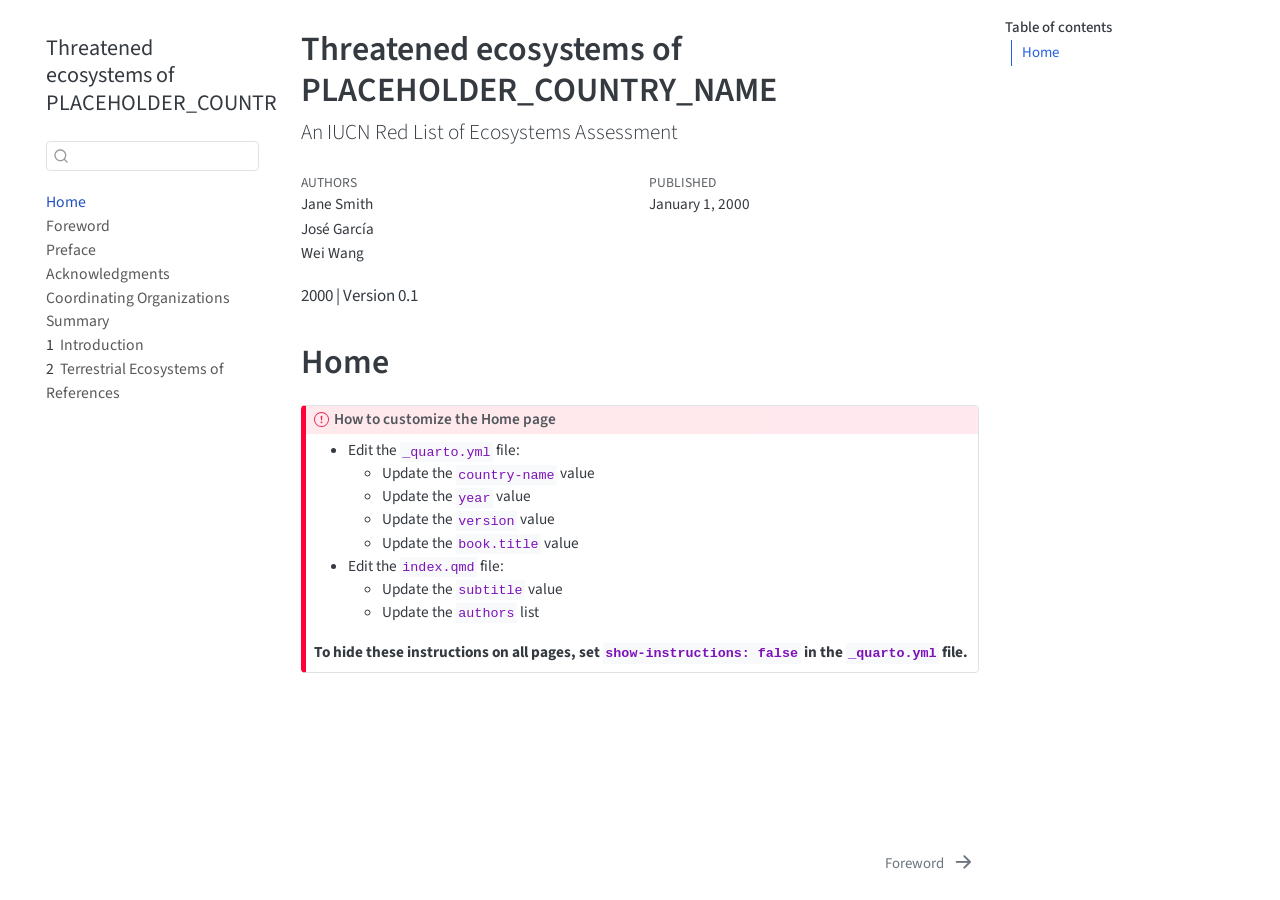
<file: index.html>
<!DOCTYPE html>
<html xmlns="http://www.w3.org/1999/xhtml" lang="en" xml:lang="en"><head>

<meta charset="utf-8">
<meta name="generator" content="quarto-1.5.56">

<meta name="viewport" content="width=device-width, initial-scale=1.0, user-scalable=yes">

<meta name="dcterms.date" content="2000-01-01">

<title>Threatened ecosystems of PLACEHOLDER_COUNTRY_NAME</title>
<style>
code{white-space: pre-wrap;}
span.smallcaps{font-variant: small-caps;}
div.columns{display: flex; gap: min(4vw, 1.5em);}
div.column{flex: auto; overflow-x: auto;}
div.hanging-indent{margin-left: 1.5em; text-indent: -1.5em;}
ul.task-list{list-style: none;}
ul.task-list li input[type="checkbox"] {
  width: 0.8em;
  margin: 0 0.8em 0.2em -1em; /* quarto-specific, see https://github.com/quarto-dev/quarto-cli/issues/4556 */ 
  vertical-align: middle;
}
</style>


<script src="site_libs/quarto-nav/quarto-nav.js"></script>
<script src="site_libs/quarto-nav/headroom.min.js"></script>
<script src="site_libs/clipboard/clipboard.min.js"></script>
<script src="site_libs/quarto-search/autocomplete.umd.js"></script>
<script src="site_libs/quarto-search/fuse.min.js"></script>
<script src="site_libs/quarto-search/quarto-search.js"></script>
<meta name="quarto:offset" content="./">
<link href="./content/0.1_foreword.html" rel="next">
<script src="site_libs/quarto-html/quarto.js"></script>
<script src="site_libs/quarto-html/popper.min.js"></script>
<script src="site_libs/quarto-html/tippy.umd.min.js"></script>
<script src="site_libs/quarto-html/anchor.min.js"></script>
<link href="site_libs/quarto-html/tippy.css" rel="stylesheet">
<link href="site_libs/quarto-html/quarto-syntax-highlighting.css" rel="stylesheet" id="quarto-text-highlighting-styles">
<script src="site_libs/bootstrap/bootstrap.min.js"></script>
<link href="site_libs/bootstrap/bootstrap-icons.css" rel="stylesheet">
<link href="site_libs/bootstrap/bootstrap.min.css" rel="stylesheet" id="quarto-bootstrap" data-mode="light">
<script id="quarto-search-options" type="application/json">{
  "location": "sidebar",
  "copy-button": false,
  "collapse-after": 3,
  "panel-placement": "start",
  "type": "textbox",
  "limit": 50,
  "keyboard-shortcut": [
    "f",
    "/",
    "s"
  ],
  "show-item-context": false,
  "language": {
    "search-no-results-text": "No results",
    "search-matching-documents-text": "matching documents",
    "search-copy-link-title": "Copy link to search",
    "search-hide-matches-text": "Hide additional matches",
    "search-more-match-text": "more match in this document",
    "search-more-matches-text": "more matches in this document",
    "search-clear-button-title": "Clear",
    "search-text-placeholder": "",
    "search-detached-cancel-button-title": "Cancel",
    "search-submit-button-title": "Submit",
    "search-label": "Search"
  }
}</script>


</head>

<body class="nav-sidebar floating">

<div id="quarto-search-results"></div>
  <header id="quarto-header" class="headroom fixed-top">
  <nav class="quarto-secondary-nav">
    <div class="container-fluid d-flex">
      <button type="button" class="quarto-btn-toggle btn" data-bs-toggle="collapse" role="button" data-bs-target=".quarto-sidebar-collapse-item" aria-controls="quarto-sidebar" aria-expanded="false" aria-label="Toggle sidebar navigation" onclick="if (window.quartoToggleHeadroom) { window.quartoToggleHeadroom(); }">
        <i class="bi bi-layout-text-sidebar-reverse"></i>
      </button>
        <nav class="quarto-page-breadcrumbs" aria-label="breadcrumb"><ol class="breadcrumb"><li class="breadcrumb-item"><a href="./index.html">Home</a></li></ol></nav>
        <a class="flex-grow-1" role="navigation" data-bs-toggle="collapse" data-bs-target=".quarto-sidebar-collapse-item" aria-controls="quarto-sidebar" aria-expanded="false" aria-label="Toggle sidebar navigation" onclick="if (window.quartoToggleHeadroom) { window.quartoToggleHeadroom(); }">      
        </a>
      <button type="button" class="btn quarto-search-button" aria-label="Search" onclick="window.quartoOpenSearch();">
        <i class="bi bi-search"></i>
      </button>
    </div>
  </nav>
</header>
<!-- content -->
<div id="quarto-content" class="quarto-container page-columns page-rows-contents page-layout-article">
<!-- sidebar -->
  <nav id="quarto-sidebar" class="sidebar collapse collapse-horizontal quarto-sidebar-collapse-item sidebar-navigation floating overflow-auto">
    <div class="pt-lg-2 mt-2 text-left sidebar-header">
    <div class="sidebar-title mb-0 py-0">
      <a href="./">Threatened ecosystems of PLACEHOLDER_COUNTRY_NAME</a> 
    </div>
      </div>
        <div class="mt-2 flex-shrink-0 align-items-center">
        <div class="sidebar-search">
        <div id="quarto-search" class="" title="Search"></div>
        </div>
        </div>
    <div class="sidebar-menu-container"> 
    <ul class="list-unstyled mt-1">
        <li class="sidebar-item">
  <div class="sidebar-item-container"> 
  <a href="./index.html" class="sidebar-item-text sidebar-link active">
 <span class="menu-text">Home</span></a>
  </div>
</li>
        <li class="sidebar-item">
  <div class="sidebar-item-container"> 
  <a href="./content/0.1_foreword.html" class="sidebar-item-text sidebar-link">
 <span class="menu-text">Foreword</span></a>
  </div>
</li>
        <li class="sidebar-item">
  <div class="sidebar-item-container"> 
  <a href="./content/0.2_preface.html" class="sidebar-item-text sidebar-link">
 <span class="menu-text">Preface</span></a>
  </div>
</li>
        <li class="sidebar-item">
  <div class="sidebar-item-container"> 
  <a href="./content/0.3_acknowledgments.html" class="sidebar-item-text sidebar-link">
 <span class="menu-text">Acknowledgments</span></a>
  </div>
</li>
        <li class="sidebar-item">
  <div class="sidebar-item-container"> 
  <a href="./content/0.4_coordinating_orgs.html" class="sidebar-item-text sidebar-link">
 <span class="menu-text">Coordinating Organizations</span></a>
  </div>
</li>
        <li class="sidebar-item">
  <div class="sidebar-item-container"> 
  <a href="./content/0.5_summary.html" class="sidebar-item-text sidebar-link">
 <span class="menu-text">Summary</span></a>
  </div>
</li>
        <li class="sidebar-item">
  <div class="sidebar-item-container"> 
  <a href="./content/1.0_introduction.html" class="sidebar-item-text sidebar-link">
 <span class="menu-text"><span class="chapter-number">1</span>&nbsp; <span class="chapter-title">Introduction</span></span></a>
  </div>
</li>
        <li class="sidebar-item">
  <div class="sidebar-item-container"> 
  <a href="./content/2_ecosystem_overview.html" class="sidebar-item-text sidebar-link">
 <span class="menu-text"><span class="chapter-number">2</span>&nbsp; <span class="chapter-title">Terrestrial Ecosystems of</span></span></a>
  </div>
</li>
        <li class="sidebar-item">
  <div class="sidebar-item-container"> 
  <a href="./references.html" class="sidebar-item-text sidebar-link">
 <span class="menu-text">References</span></a>
  </div>
</li>
    </ul>
    </div>
</nav>
<div id="quarto-sidebar-glass" class="quarto-sidebar-collapse-item" data-bs-toggle="collapse" data-bs-target=".quarto-sidebar-collapse-item"></div>
<!-- margin-sidebar -->
    <div id="quarto-margin-sidebar" class="sidebar margin-sidebar">
        <nav id="TOC" role="doc-toc" class="toc-active">
    <h2 id="toc-title">Table of contents</h2>
   
  <ul>
  <li><a href="#home" id="toc-home" class="nav-link active" data-scroll-target="#home">Home</a></li>
  </ul>
</nav>
    </div>
<!-- main -->
<main class="content" id="quarto-document-content">

<header id="title-block-header" class="quarto-title-block default">
<div class="quarto-title">
<h1 class="title">Threatened ecosystems of PLACEHOLDER_COUNTRY_NAME</h1>
<p class="subtitle lead">An IUCN Red List of Ecosystems Assessment</p>
</div>



<div class="quarto-title-meta">

    <div>
    <div class="quarto-title-meta-heading">Authors</div>
    <div class="quarto-title-meta-contents">
             <p>Jane Smith </p>
             <p>José García </p>
             <p>Wei Wang </p>
          </div>
  </div>
    
    <div>
    <div class="quarto-title-meta-heading">Published</div>
    <div class="quarto-title-meta-contents">
      <p class="date">January 1, 2000</p>
    </div>
  </div>
  
    
  </div>
  


</header>


<p>2000 | Version 0.1</p>
<section id="home" class="level1 unnumbered">
<h1 class="unnumbered">Home</h1>
<div class="callout callout-style-default callout-important callout-titled">
<div class="callout-header d-flex align-content-center">
<div class="callout-icon-container">
<i class="callout-icon"></i>
</div>
<div class="callout-title-container flex-fill">
How to customize the Home page
</div>
</div>
<div class="callout-body-container callout-body">
<ul>
<li>Edit the <code>_quarto.yml</code> file:
<ul>
<li>Update the <code>country-name</code> value</li>
<li>Update the <code>year</code> value</li>
<li>Update the <code>version</code> value</li>
<li>Update the <code>book.title</code> value</li>
</ul></li>
<li>Edit the <code>index.qmd</code> file:
<ul>
<li>Update the <code>subtitle</code> value</li>
<li>Update the <code>authors</code> list</li>
</ul></li>
</ul>
<p><strong>To hide these instructions on all pages, set <code>show-instructions: false</code> in the <code>_quarto.yml</code> file.</strong></p>
</div>
</div>


</section>

</main> <!-- /main -->
<script id="quarto-html-after-body" type="application/javascript">
window.document.addEventListener("DOMContentLoaded", function (event) {
  const toggleBodyColorMode = (bsSheetEl) => {
    const mode = bsSheetEl.getAttribute("data-mode");
    const bodyEl = window.document.querySelector("body");
    if (mode === "dark") {
      bodyEl.classList.add("quarto-dark");
      bodyEl.classList.remove("quarto-light");
    } else {
      bodyEl.classList.add("quarto-light");
      bodyEl.classList.remove("quarto-dark");
    }
  }
  const toggleBodyColorPrimary = () => {
    const bsSheetEl = window.document.querySelector("link#quarto-bootstrap");
    if (bsSheetEl) {
      toggleBodyColorMode(bsSheetEl);
    }
  }
  toggleBodyColorPrimary();  
  const icon = "";
  const anchorJS = new window.AnchorJS();
  anchorJS.options = {
    placement: 'right',
    icon: icon
  };
  anchorJS.add('.anchored');
  const isCodeAnnotation = (el) => {
    for (const clz of el.classList) {
      if (clz.startsWith('code-annotation-')) {                     
        return true;
      }
    }
    return false;
  }
  const onCopySuccess = function(e) {
    // button target
    const button = e.trigger;
    // don't keep focus
    button.blur();
    // flash "checked"
    button.classList.add('code-copy-button-checked');
    var currentTitle = button.getAttribute("title");
    button.setAttribute("title", "Copied!");
    let tooltip;
    if (window.bootstrap) {
      button.setAttribute("data-bs-toggle", "tooltip");
      button.setAttribute("data-bs-placement", "left");
      button.setAttribute("data-bs-title", "Copied!");
      tooltip = new bootstrap.Tooltip(button, 
        { trigger: "manual", 
          customClass: "code-copy-button-tooltip",
          offset: [0, -8]});
      tooltip.show();    
    }
    setTimeout(function() {
      if (tooltip) {
        tooltip.hide();
        button.removeAttribute("data-bs-title");
        button.removeAttribute("data-bs-toggle");
        button.removeAttribute("data-bs-placement");
      }
      button.setAttribute("title", currentTitle);
      button.classList.remove('code-copy-button-checked');
    }, 1000);
    // clear code selection
    e.clearSelection();
  }
  const getTextToCopy = function(trigger) {
      const codeEl = trigger.previousElementSibling.cloneNode(true);
      for (const childEl of codeEl.children) {
        if (isCodeAnnotation(childEl)) {
          childEl.remove();
        }
      }
      return codeEl.innerText;
  }
  const clipboard = new window.ClipboardJS('.code-copy-button:not([data-in-quarto-modal])', {
    text: getTextToCopy
  });
  clipboard.on('success', onCopySuccess);
  if (window.document.getElementById('quarto-embedded-source-code-modal')) {
    // For code content inside modals, clipBoardJS needs to be initialized with a container option
    // TODO: Check when it could be a function (https://github.com/zenorocha/clipboard.js/issues/860)
    const clipboardModal = new window.ClipboardJS('.code-copy-button[data-in-quarto-modal]', {
      text: getTextToCopy,
      container: window.document.getElementById('quarto-embedded-source-code-modal')
    });
    clipboardModal.on('success', onCopySuccess);
  }
    var localhostRegex = new RegExp(/^(?:http|https):\/\/localhost\:?[0-9]*\//);
    var mailtoRegex = new RegExp(/^mailto:/);
      var filterRegex = new RegExp('/' + window.location.host + '/');
    var isInternal = (href) => {
        return filterRegex.test(href) || localhostRegex.test(href) || mailtoRegex.test(href);
    }
    // Inspect non-navigation links and adorn them if external
 	var links = window.document.querySelectorAll('a[href]:not(.nav-link):not(.navbar-brand):not(.toc-action):not(.sidebar-link):not(.sidebar-item-toggle):not(.pagination-link):not(.no-external):not([aria-hidden]):not(.dropdown-item):not(.quarto-navigation-tool):not(.about-link)');
    for (var i=0; i<links.length; i++) {
      const link = links[i];
      if (!isInternal(link.href)) {
        // undo the damage that might have been done by quarto-nav.js in the case of
        // links that we want to consider external
        if (link.dataset.originalHref !== undefined) {
          link.href = link.dataset.originalHref;
        }
      }
    }
  function tippyHover(el, contentFn, onTriggerFn, onUntriggerFn) {
    const config = {
      allowHTML: true,
      maxWidth: 500,
      delay: 100,
      arrow: false,
      appendTo: function(el) {
          return el.parentElement;
      },
      interactive: true,
      interactiveBorder: 10,
      theme: 'quarto',
      placement: 'bottom-start',
    };
    if (contentFn) {
      config.content = contentFn;
    }
    if (onTriggerFn) {
      config.onTrigger = onTriggerFn;
    }
    if (onUntriggerFn) {
      config.onUntrigger = onUntriggerFn;
    }
    window.tippy(el, config); 
  }
  const noterefs = window.document.querySelectorAll('a[role="doc-noteref"]');
  for (var i=0; i<noterefs.length; i++) {
    const ref = noterefs[i];
    tippyHover(ref, function() {
      // use id or data attribute instead here
      let href = ref.getAttribute('data-footnote-href') || ref.getAttribute('href');
      try { href = new URL(href).hash; } catch {}
      const id = href.replace(/^#\/?/, "");
      const note = window.document.getElementById(id);
      if (note) {
        return note.innerHTML;
      } else {
        return "";
      }
    });
  }
  const xrefs = window.document.querySelectorAll('a.quarto-xref');
  const processXRef = (id, note) => {
    // Strip column container classes
    const stripColumnClz = (el) => {
      el.classList.remove("page-full", "page-columns");
      if (el.children) {
        for (const child of el.children) {
          stripColumnClz(child);
        }
      }
    }
    stripColumnClz(note)
    if (id === null || id.startsWith('sec-')) {
      // Special case sections, only their first couple elements
      const container = document.createElement("div");
      if (note.children && note.children.length > 2) {
        container.appendChild(note.children[0].cloneNode(true));
        for (let i = 1; i < note.children.length; i++) {
          const child = note.children[i];
          if (child.tagName === "P" && child.innerText === "") {
            continue;
          } else {
            container.appendChild(child.cloneNode(true));
            break;
          }
        }
        if (window.Quarto?.typesetMath) {
          window.Quarto.typesetMath(container);
        }
        return container.innerHTML
      } else {
        if (window.Quarto?.typesetMath) {
          window.Quarto.typesetMath(note);
        }
        return note.innerHTML;
      }
    } else {
      // Remove any anchor links if they are present
      const anchorLink = note.querySelector('a.anchorjs-link');
      if (anchorLink) {
        anchorLink.remove();
      }
      if (window.Quarto?.typesetMath) {
        window.Quarto.typesetMath(note);
      }
      // TODO in 1.5, we should make sure this works without a callout special case
      if (note.classList.contains("callout")) {
        return note.outerHTML;
      } else {
        return note.innerHTML;
      }
    }
  }
  for (var i=0; i<xrefs.length; i++) {
    const xref = xrefs[i];
    tippyHover(xref, undefined, function(instance) {
      instance.disable();
      let url = xref.getAttribute('href');
      let hash = undefined; 
      if (url.startsWith('#')) {
        hash = url;
      } else {
        try { hash = new URL(url).hash; } catch {}
      }
      if (hash) {
        const id = hash.replace(/^#\/?/, "");
        const note = window.document.getElementById(id);
        if (note !== null) {
          try {
            const html = processXRef(id, note.cloneNode(true));
            instance.setContent(html);
          } finally {
            instance.enable();
            instance.show();
          }
        } else {
          // See if we can fetch this
          fetch(url.split('#')[0])
          .then(res => res.text())
          .then(html => {
            const parser = new DOMParser();
            const htmlDoc = parser.parseFromString(html, "text/html");
            const note = htmlDoc.getElementById(id);
            if (note !== null) {
              const html = processXRef(id, note);
              instance.setContent(html);
            } 
          }).finally(() => {
            instance.enable();
            instance.show();
          });
        }
      } else {
        // See if we can fetch a full url (with no hash to target)
        // This is a special case and we should probably do some content thinning / targeting
        fetch(url)
        .then(res => res.text())
        .then(html => {
          const parser = new DOMParser();
          const htmlDoc = parser.parseFromString(html, "text/html");
          const note = htmlDoc.querySelector('main.content');
          if (note !== null) {
            // This should only happen for chapter cross references
            // (since there is no id in the URL)
            // remove the first header
            if (note.children.length > 0 && note.children[0].tagName === "HEADER") {
              note.children[0].remove();
            }
            const html = processXRef(null, note);
            instance.setContent(html);
          } 
        }).finally(() => {
          instance.enable();
          instance.show();
        });
      }
    }, function(instance) {
    });
  }
      let selectedAnnoteEl;
      const selectorForAnnotation = ( cell, annotation) => {
        let cellAttr = 'data-code-cell="' + cell + '"';
        let lineAttr = 'data-code-annotation="' +  annotation + '"';
        const selector = 'span[' + cellAttr + '][' + lineAttr + ']';
        return selector;
      }
      const selectCodeLines = (annoteEl) => {
        const doc = window.document;
        const targetCell = annoteEl.getAttribute("data-target-cell");
        const targetAnnotation = annoteEl.getAttribute("data-target-annotation");
        const annoteSpan = window.document.querySelector(selectorForAnnotation(targetCell, targetAnnotation));
        const lines = annoteSpan.getAttribute("data-code-lines").split(",");
        const lineIds = lines.map((line) => {
          return targetCell + "-" + line;
        })
        let top = null;
        let height = null;
        let parent = null;
        if (lineIds.length > 0) {
            //compute the position of the single el (top and bottom and make a div)
            const el = window.document.getElementById(lineIds[0]);
            top = el.offsetTop;
            height = el.offsetHeight;
            parent = el.parentElement.parentElement;
          if (lineIds.length > 1) {
            const lastEl = window.document.getElementById(lineIds[lineIds.length - 1]);
            const bottom = lastEl.offsetTop + lastEl.offsetHeight;
            height = bottom - top;
          }
          if (top !== null && height !== null && parent !== null) {
            // cook up a div (if necessary) and position it 
            let div = window.document.getElementById("code-annotation-line-highlight");
            if (div === null) {
              div = window.document.createElement("div");
              div.setAttribute("id", "code-annotation-line-highlight");
              div.style.position = 'absolute';
              parent.appendChild(div);
            }
            div.style.top = top - 2 + "px";
            div.style.height = height + 4 + "px";
            div.style.left = 0;
            let gutterDiv = window.document.getElementById("code-annotation-line-highlight-gutter");
            if (gutterDiv === null) {
              gutterDiv = window.document.createElement("div");
              gutterDiv.setAttribute("id", "code-annotation-line-highlight-gutter");
              gutterDiv.style.position = 'absolute';
              const codeCell = window.document.getElementById(targetCell);
              const gutter = codeCell.querySelector('.code-annotation-gutter');
              gutter.appendChild(gutterDiv);
            }
            gutterDiv.style.top = top - 2 + "px";
            gutterDiv.style.height = height + 4 + "px";
          }
          selectedAnnoteEl = annoteEl;
        }
      };
      const unselectCodeLines = () => {
        const elementsIds = ["code-annotation-line-highlight", "code-annotation-line-highlight-gutter"];
        elementsIds.forEach((elId) => {
          const div = window.document.getElementById(elId);
          if (div) {
            div.remove();
          }
        });
        selectedAnnoteEl = undefined;
      };
        // Handle positioning of the toggle
    window.addEventListener(
      "resize",
      throttle(() => {
        elRect = undefined;
        if (selectedAnnoteEl) {
          selectCodeLines(selectedAnnoteEl);
        }
      }, 10)
    );
    function throttle(fn, ms) {
    let throttle = false;
    let timer;
      return (...args) => {
        if(!throttle) { // first call gets through
            fn.apply(this, args);
            throttle = true;
        } else { // all the others get throttled
            if(timer) clearTimeout(timer); // cancel #2
            timer = setTimeout(() => {
              fn.apply(this, args);
              timer = throttle = false;
            }, ms);
        }
      };
    }
      // Attach click handler to the DT
      const annoteDls = window.document.querySelectorAll('dt[data-target-cell]');
      for (const annoteDlNode of annoteDls) {
        annoteDlNode.addEventListener('click', (event) => {
          const clickedEl = event.target;
          if (clickedEl !== selectedAnnoteEl) {
            unselectCodeLines();
            const activeEl = window.document.querySelector('dt[data-target-cell].code-annotation-active');
            if (activeEl) {
              activeEl.classList.remove('code-annotation-active');
            }
            selectCodeLines(clickedEl);
            clickedEl.classList.add('code-annotation-active');
          } else {
            // Unselect the line
            unselectCodeLines();
            clickedEl.classList.remove('code-annotation-active');
          }
        });
      }
  const findCites = (el) => {
    const parentEl = el.parentElement;
    if (parentEl) {
      const cites = parentEl.dataset.cites;
      if (cites) {
        return {
          el,
          cites: cites.split(' ')
        };
      } else {
        return findCites(el.parentElement)
      }
    } else {
      return undefined;
    }
  };
  var bibliorefs = window.document.querySelectorAll('a[role="doc-biblioref"]');
  for (var i=0; i<bibliorefs.length; i++) {
    const ref = bibliorefs[i];
    const citeInfo = findCites(ref);
    if (citeInfo) {
      tippyHover(citeInfo.el, function() {
        var popup = window.document.createElement('div');
        citeInfo.cites.forEach(function(cite) {
          var citeDiv = window.document.createElement('div');
          citeDiv.classList.add('hanging-indent');
          citeDiv.classList.add('csl-entry');
          var biblioDiv = window.document.getElementById('ref-' + cite);
          if (biblioDiv) {
            citeDiv.innerHTML = biblioDiv.innerHTML;
          }
          popup.appendChild(citeDiv);
        });
        return popup.innerHTML;
      });
    }
  }
});
</script>
<nav class="page-navigation">
  <div class="nav-page nav-page-previous">
  </div>
  <div class="nav-page nav-page-next">
      <a href="./content/0.1_foreword.html" class="pagination-link" aria-label="Foreword">
        <span class="nav-page-text">Foreword</span> <i class="bi bi-arrow-right-short"></i>
      </a>
  </div>
</nav>
</div> <!-- /content -->




</body></html>
</file>
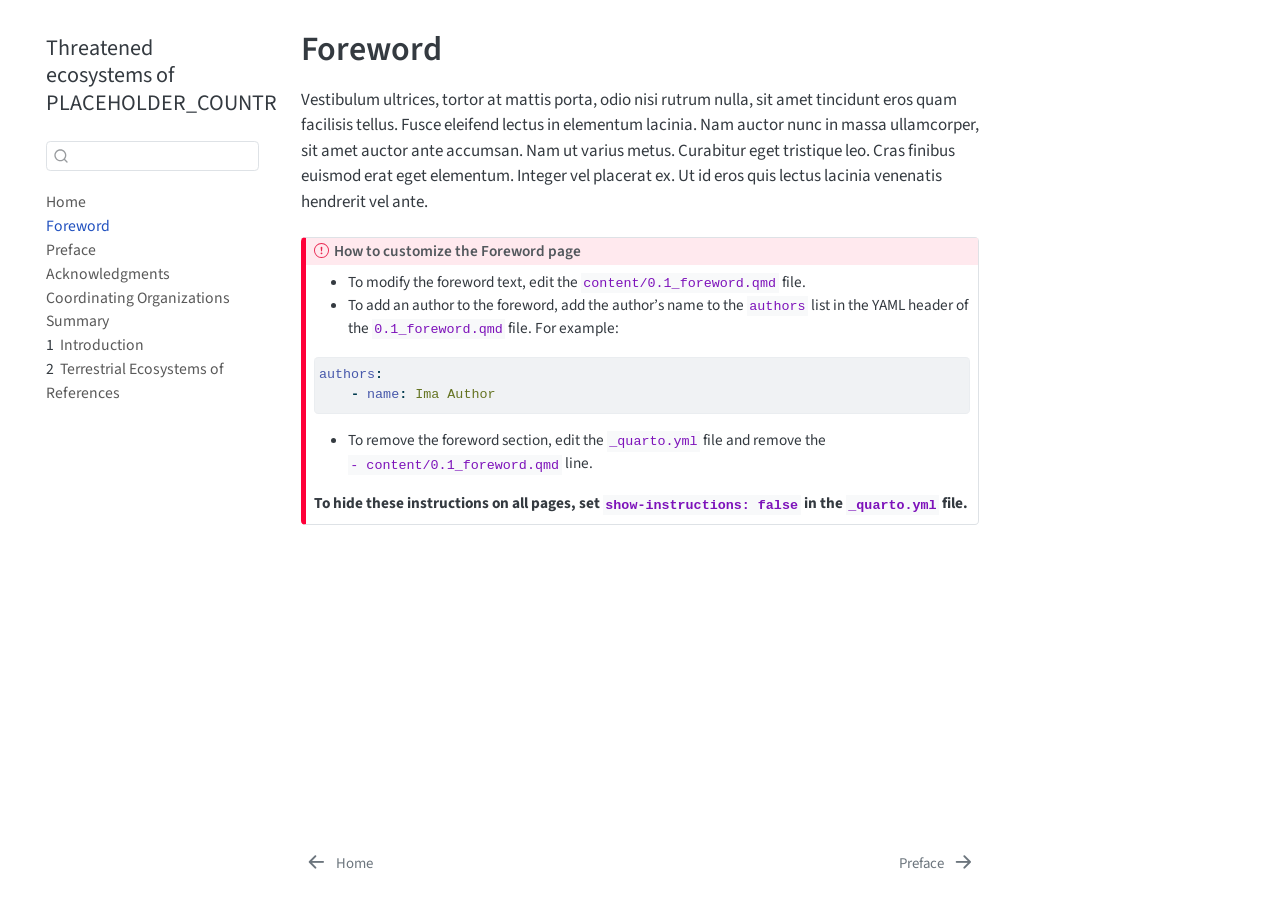
<file: content/0.1_foreword.html>
<!DOCTYPE html>
<html xmlns="http://www.w3.org/1999/xhtml" lang="en" xml:lang="en"><head>

<meta charset="utf-8">
<meta name="generator" content="quarto-1.5.56">

<meta name="viewport" content="width=device-width, initial-scale=1.0, user-scalable=yes">


<title>Foreword – Threatened ecosystems of PLACEHOLDER_COUNTRY_NAME</title>
<style>
code{white-space: pre-wrap;}
span.smallcaps{font-variant: small-caps;}
div.columns{display: flex; gap: min(4vw, 1.5em);}
div.column{flex: auto; overflow-x: auto;}
div.hanging-indent{margin-left: 1.5em; text-indent: -1.5em;}
ul.task-list{list-style: none;}
ul.task-list li input[type="checkbox"] {
  width: 0.8em;
  margin: 0 0.8em 0.2em -1em; /* quarto-specific, see https://github.com/quarto-dev/quarto-cli/issues/4556 */ 
  vertical-align: middle;
}
/* CSS for syntax highlighting */
pre > code.sourceCode { white-space: pre; position: relative; }
pre > code.sourceCode > span { line-height: 1.25; }
pre > code.sourceCode > span:empty { height: 1.2em; }
.sourceCode { overflow: visible; }
code.sourceCode > span { color: inherit; text-decoration: inherit; }
div.sourceCode { margin: 1em 0; }
pre.sourceCode { margin: 0; }
@media screen {
div.sourceCode { overflow: auto; }
}
@media print {
pre > code.sourceCode { white-space: pre-wrap; }
pre > code.sourceCode > span { display: inline-block; text-indent: -5em; padding-left: 5em; }
}
pre.numberSource code
  { counter-reset: source-line 0; }
pre.numberSource code > span
  { position: relative; left: -4em; counter-increment: source-line; }
pre.numberSource code > span > a:first-child::before
  { content: counter(source-line);
    position: relative; left: -1em; text-align: right; vertical-align: baseline;
    border: none; display: inline-block;
    -webkit-touch-callout: none; -webkit-user-select: none;
    -khtml-user-select: none; -moz-user-select: none;
    -ms-user-select: none; user-select: none;
    padding: 0 4px; width: 4em;
  }
pre.numberSource { margin-left: 3em;  padding-left: 4px; }
div.sourceCode
  {   }
@media screen {
pre > code.sourceCode > span > a:first-child::before { text-decoration: underline; }
}
</style>


<script src="../site_libs/quarto-nav/quarto-nav.js"></script>
<script src="../site_libs/quarto-nav/headroom.min.js"></script>
<script src="../site_libs/clipboard/clipboard.min.js"></script>
<script src="../site_libs/quarto-search/autocomplete.umd.js"></script>
<script src="../site_libs/quarto-search/fuse.min.js"></script>
<script src="../site_libs/quarto-search/quarto-search.js"></script>
<meta name="quarto:offset" content="../">
<link href="../content/0.2_preface.html" rel="next">
<link href="../index.html" rel="prev">
<script src="../site_libs/quarto-html/quarto.js"></script>
<script src="../site_libs/quarto-html/popper.min.js"></script>
<script src="../site_libs/quarto-html/tippy.umd.min.js"></script>
<script src="../site_libs/quarto-html/anchor.min.js"></script>
<link href="../site_libs/quarto-html/tippy.css" rel="stylesheet">
<link href="../site_libs/quarto-html/quarto-syntax-highlighting.css" rel="stylesheet" id="quarto-text-highlighting-styles">
<script src="../site_libs/bootstrap/bootstrap.min.js"></script>
<link href="../site_libs/bootstrap/bootstrap-icons.css" rel="stylesheet">
<link href="../site_libs/bootstrap/bootstrap.min.css" rel="stylesheet" id="quarto-bootstrap" data-mode="light">
<script id="quarto-search-options" type="application/json">{
  "location": "sidebar",
  "copy-button": false,
  "collapse-after": 3,
  "panel-placement": "start",
  "type": "textbox",
  "limit": 50,
  "keyboard-shortcut": [
    "f",
    "/",
    "s"
  ],
  "show-item-context": false,
  "language": {
    "search-no-results-text": "No results",
    "search-matching-documents-text": "matching documents",
    "search-copy-link-title": "Copy link to search",
    "search-hide-matches-text": "Hide additional matches",
    "search-more-match-text": "more match in this document",
    "search-more-matches-text": "more matches in this document",
    "search-clear-button-title": "Clear",
    "search-text-placeholder": "",
    "search-detached-cancel-button-title": "Cancel",
    "search-submit-button-title": "Submit",
    "search-label": "Search"
  }
}</script>


</head>

<body class="nav-sidebar floating">

<div id="quarto-search-results"></div>
  <header id="quarto-header" class="headroom fixed-top">
  <nav class="quarto-secondary-nav">
    <div class="container-fluid d-flex">
      <button type="button" class="quarto-btn-toggle btn" data-bs-toggle="collapse" role="button" data-bs-target=".quarto-sidebar-collapse-item" aria-controls="quarto-sidebar" aria-expanded="false" aria-label="Toggle sidebar navigation" onclick="if (window.quartoToggleHeadroom) { window.quartoToggleHeadroom(); }">
        <i class="bi bi-layout-text-sidebar-reverse"></i>
      </button>
        <nav class="quarto-page-breadcrumbs" aria-label="breadcrumb"><ol class="breadcrumb"><li class="breadcrumb-item"><a href="../content/0.1_foreword.html">Foreword</a></li></ol></nav>
        <a class="flex-grow-1" role="navigation" data-bs-toggle="collapse" data-bs-target=".quarto-sidebar-collapse-item" aria-controls="quarto-sidebar" aria-expanded="false" aria-label="Toggle sidebar navigation" onclick="if (window.quartoToggleHeadroom) { window.quartoToggleHeadroom(); }">      
        </a>
      <button type="button" class="btn quarto-search-button" aria-label="Search" onclick="window.quartoOpenSearch();">
        <i class="bi bi-search"></i>
      </button>
    </div>
  </nav>
</header>
<!-- content -->
<div id="quarto-content" class="quarto-container page-columns page-rows-contents page-layout-article">
<!-- sidebar -->
  <nav id="quarto-sidebar" class="sidebar collapse collapse-horizontal quarto-sidebar-collapse-item sidebar-navigation floating overflow-auto">
    <div class="pt-lg-2 mt-2 text-left sidebar-header">
    <div class="sidebar-title mb-0 py-0">
      <a href="../">Threatened ecosystems of PLACEHOLDER_COUNTRY_NAME</a> 
    </div>
      </div>
        <div class="mt-2 flex-shrink-0 align-items-center">
        <div class="sidebar-search">
        <div id="quarto-search" class="" title="Search"></div>
        </div>
        </div>
    <div class="sidebar-menu-container"> 
    <ul class="list-unstyled mt-1">
        <li class="sidebar-item">
  <div class="sidebar-item-container"> 
  <a href="../index.html" class="sidebar-item-text sidebar-link">
 <span class="menu-text">Home</span></a>
  </div>
</li>
        <li class="sidebar-item">
  <div class="sidebar-item-container"> 
  <a href="../content/0.1_foreword.html" class="sidebar-item-text sidebar-link active">
 <span class="menu-text">Foreword</span></a>
  </div>
</li>
        <li class="sidebar-item">
  <div class="sidebar-item-container"> 
  <a href="../content/0.2_preface.html" class="sidebar-item-text sidebar-link">
 <span class="menu-text">Preface</span></a>
  </div>
</li>
        <li class="sidebar-item">
  <div class="sidebar-item-container"> 
  <a href="../content/0.3_acknowledgments.html" class="sidebar-item-text sidebar-link">
 <span class="menu-text">Acknowledgments</span></a>
  </div>
</li>
        <li class="sidebar-item">
  <div class="sidebar-item-container"> 
  <a href="../content/0.4_coordinating_orgs.html" class="sidebar-item-text sidebar-link">
 <span class="menu-text">Coordinating Organizations</span></a>
  </div>
</li>
        <li class="sidebar-item">
  <div class="sidebar-item-container"> 
  <a href="../content/0.5_summary.html" class="sidebar-item-text sidebar-link">
 <span class="menu-text">Summary</span></a>
  </div>
</li>
        <li class="sidebar-item">
  <div class="sidebar-item-container"> 
  <a href="../content/1.0_introduction.html" class="sidebar-item-text sidebar-link">
 <span class="menu-text"><span class="chapter-number">1</span>&nbsp; <span class="chapter-title">Introduction</span></span></a>
  </div>
</li>
        <li class="sidebar-item">
  <div class="sidebar-item-container"> 
  <a href="../content/2_ecosystem_overview.html" class="sidebar-item-text sidebar-link">
 <span class="menu-text"><span class="chapter-number">2</span>&nbsp; <span class="chapter-title">Terrestrial Ecosystems of</span></span></a>
  </div>
</li>
        <li class="sidebar-item">
  <div class="sidebar-item-container"> 
  <a href="../references.html" class="sidebar-item-text sidebar-link">
 <span class="menu-text">References</span></a>
  </div>
</li>
    </ul>
    </div>
</nav>
<div id="quarto-sidebar-glass" class="quarto-sidebar-collapse-item" data-bs-toggle="collapse" data-bs-target=".quarto-sidebar-collapse-item"></div>
<!-- margin-sidebar -->
    <div id="quarto-margin-sidebar" class="sidebar margin-sidebar zindex-bottom">
        
    </div>
<!-- main -->
<main class="content" id="quarto-document-content">

<header id="title-block-header" class="quarto-title-block default">
<div class="quarto-title">
<h1 class="title">Foreword</h1>
</div>



<div class="quarto-title-meta">

    
  
    
  </div>
  


</header>


<p>Vestibulum ultrices, tortor at mattis porta, odio nisi rutrum nulla, sit amet tincidunt eros quam facilisis tellus. Fusce eleifend lectus in elementum lacinia. Nam auctor nunc in massa ullamcorper, sit amet auctor ante accumsan. Nam ut varius metus. Curabitur eget tristique leo. Cras finibus euismod erat eget elementum. Integer vel placerat ex. Ut id eros quis lectus lacinia venenatis hendrerit vel ante.</p>
<div class="callout callout-style-default callout-important callout-titled">
<div class="callout-header d-flex align-content-center">
<div class="callout-icon-container">
<i class="callout-icon"></i>
</div>
<div class="callout-title-container flex-fill">
How to customize the Foreword page
</div>
</div>
<div class="callout-body-container callout-body">
<ul>
<li>To modify the foreword text, edit the <code>content/0.1_foreword.qmd</code> file.</li>
<li>To add an author to the foreword, add the author’s name to the <code>authors</code> list in the YAML header of the <code>0.1_foreword.qmd</code> file. For example:</li>
</ul>
<div class="sourceCode" id="cb1"><pre class="sourceCode yaml code-with-copy"><code class="sourceCode yaml"><span id="cb1-1"><a href="#cb1-1" aria-hidden="true" tabindex="-1"></a><span class="fu">authors</span><span class="kw">:</span></span>
<span id="cb1-2"><a href="#cb1-2" aria-hidden="true" tabindex="-1"></a><span class="at">    </span><span class="kw">-</span><span class="at"> </span><span class="fu">name</span><span class="kw">:</span><span class="at"> Ima Author</span></span></code><button title="Copy to Clipboard" class="code-copy-button"><i class="bi"></i></button></pre></div>
<ul>
<li>To remove the foreword section, edit the <code>_quarto.yml</code> file and remove the <code>- content/0.1_foreword.qmd</code> line.</li>
</ul>
<p><strong>To hide these instructions on all pages, set <code>show-instructions: false</code> in the <code>_quarto.yml</code> file.</strong></p>
</div>
</div>



</main> <!-- /main -->
<script id="quarto-html-after-body" type="application/javascript">
window.document.addEventListener("DOMContentLoaded", function (event) {
  const toggleBodyColorMode = (bsSheetEl) => {
    const mode = bsSheetEl.getAttribute("data-mode");
    const bodyEl = window.document.querySelector("body");
    if (mode === "dark") {
      bodyEl.classList.add("quarto-dark");
      bodyEl.classList.remove("quarto-light");
    } else {
      bodyEl.classList.add("quarto-light");
      bodyEl.classList.remove("quarto-dark");
    }
  }
  const toggleBodyColorPrimary = () => {
    const bsSheetEl = window.document.querySelector("link#quarto-bootstrap");
    if (bsSheetEl) {
      toggleBodyColorMode(bsSheetEl);
    }
  }
  toggleBodyColorPrimary();  
  const icon = "";
  const anchorJS = new window.AnchorJS();
  anchorJS.options = {
    placement: 'right',
    icon: icon
  };
  anchorJS.add('.anchored');
  const isCodeAnnotation = (el) => {
    for (const clz of el.classList) {
      if (clz.startsWith('code-annotation-')) {                     
        return true;
      }
    }
    return false;
  }
  const onCopySuccess = function(e) {
    // button target
    const button = e.trigger;
    // don't keep focus
    button.blur();
    // flash "checked"
    button.classList.add('code-copy-button-checked');
    var currentTitle = button.getAttribute("title");
    button.setAttribute("title", "Copied!");
    let tooltip;
    if (window.bootstrap) {
      button.setAttribute("data-bs-toggle", "tooltip");
      button.setAttribute("data-bs-placement", "left");
      button.setAttribute("data-bs-title", "Copied!");
      tooltip = new bootstrap.Tooltip(button, 
        { trigger: "manual", 
          customClass: "code-copy-button-tooltip",
          offset: [0, -8]});
      tooltip.show();    
    }
    setTimeout(function() {
      if (tooltip) {
        tooltip.hide();
        button.removeAttribute("data-bs-title");
        button.removeAttribute("data-bs-toggle");
        button.removeAttribute("data-bs-placement");
      }
      button.setAttribute("title", currentTitle);
      button.classList.remove('code-copy-button-checked');
    }, 1000);
    // clear code selection
    e.clearSelection();
  }
  const getTextToCopy = function(trigger) {
      const codeEl = trigger.previousElementSibling.cloneNode(true);
      for (const childEl of codeEl.children) {
        if (isCodeAnnotation(childEl)) {
          childEl.remove();
        }
      }
      return codeEl.innerText;
  }
  const clipboard = new window.ClipboardJS('.code-copy-button:not([data-in-quarto-modal])', {
    text: getTextToCopy
  });
  clipboard.on('success', onCopySuccess);
  if (window.document.getElementById('quarto-embedded-source-code-modal')) {
    // For code content inside modals, clipBoardJS needs to be initialized with a container option
    // TODO: Check when it could be a function (https://github.com/zenorocha/clipboard.js/issues/860)
    const clipboardModal = new window.ClipboardJS('.code-copy-button[data-in-quarto-modal]', {
      text: getTextToCopy,
      container: window.document.getElementById('quarto-embedded-source-code-modal')
    });
    clipboardModal.on('success', onCopySuccess);
  }
    var localhostRegex = new RegExp(/^(?:http|https):\/\/localhost\:?[0-9]*\//);
    var mailtoRegex = new RegExp(/^mailto:/);
      var filterRegex = new RegExp('/' + window.location.host + '/');
    var isInternal = (href) => {
        return filterRegex.test(href) || localhostRegex.test(href) || mailtoRegex.test(href);
    }
    // Inspect non-navigation links and adorn them if external
 	var links = window.document.querySelectorAll('a[href]:not(.nav-link):not(.navbar-brand):not(.toc-action):not(.sidebar-link):not(.sidebar-item-toggle):not(.pagination-link):not(.no-external):not([aria-hidden]):not(.dropdown-item):not(.quarto-navigation-tool):not(.about-link)');
    for (var i=0; i<links.length; i++) {
      const link = links[i];
      if (!isInternal(link.href)) {
        // undo the damage that might have been done by quarto-nav.js in the case of
        // links that we want to consider external
        if (link.dataset.originalHref !== undefined) {
          link.href = link.dataset.originalHref;
        }
      }
    }
  function tippyHover(el, contentFn, onTriggerFn, onUntriggerFn) {
    const config = {
      allowHTML: true,
      maxWidth: 500,
      delay: 100,
      arrow: false,
      appendTo: function(el) {
          return el.parentElement;
      },
      interactive: true,
      interactiveBorder: 10,
      theme: 'quarto',
      placement: 'bottom-start',
    };
    if (contentFn) {
      config.content = contentFn;
    }
    if (onTriggerFn) {
      config.onTrigger = onTriggerFn;
    }
    if (onUntriggerFn) {
      config.onUntrigger = onUntriggerFn;
    }
    window.tippy(el, config); 
  }
  const noterefs = window.document.querySelectorAll('a[role="doc-noteref"]');
  for (var i=0; i<noterefs.length; i++) {
    const ref = noterefs[i];
    tippyHover(ref, function() {
      // use id or data attribute instead here
      let href = ref.getAttribute('data-footnote-href') || ref.getAttribute('href');
      try { href = new URL(href).hash; } catch {}
      const id = href.replace(/^#\/?/, "");
      const note = window.document.getElementById(id);
      if (note) {
        return note.innerHTML;
      } else {
        return "";
      }
    });
  }
  const xrefs = window.document.querySelectorAll('a.quarto-xref');
  const processXRef = (id, note) => {
    // Strip column container classes
    const stripColumnClz = (el) => {
      el.classList.remove("page-full", "page-columns");
      if (el.children) {
        for (const child of el.children) {
          stripColumnClz(child);
        }
      }
    }
    stripColumnClz(note)
    if (id === null || id.startsWith('sec-')) {
      // Special case sections, only their first couple elements
      const container = document.createElement("div");
      if (note.children && note.children.length > 2) {
        container.appendChild(note.children[0].cloneNode(true));
        for (let i = 1; i < note.children.length; i++) {
          const child = note.children[i];
          if (child.tagName === "P" && child.innerText === "") {
            continue;
          } else {
            container.appendChild(child.cloneNode(true));
            break;
          }
        }
        if (window.Quarto?.typesetMath) {
          window.Quarto.typesetMath(container);
        }
        return container.innerHTML
      } else {
        if (window.Quarto?.typesetMath) {
          window.Quarto.typesetMath(note);
        }
        return note.innerHTML;
      }
    } else {
      // Remove any anchor links if they are present
      const anchorLink = note.querySelector('a.anchorjs-link');
      if (anchorLink) {
        anchorLink.remove();
      }
      if (window.Quarto?.typesetMath) {
        window.Quarto.typesetMath(note);
      }
      // TODO in 1.5, we should make sure this works without a callout special case
      if (note.classList.contains("callout")) {
        return note.outerHTML;
      } else {
        return note.innerHTML;
      }
    }
  }
  for (var i=0; i<xrefs.length; i++) {
    const xref = xrefs[i];
    tippyHover(xref, undefined, function(instance) {
      instance.disable();
      let url = xref.getAttribute('href');
      let hash = undefined; 
      if (url.startsWith('#')) {
        hash = url;
      } else {
        try { hash = new URL(url).hash; } catch {}
      }
      if (hash) {
        const id = hash.replace(/^#\/?/, "");
        const note = window.document.getElementById(id);
        if (note !== null) {
          try {
            const html = processXRef(id, note.cloneNode(true));
            instance.setContent(html);
          } finally {
            instance.enable();
            instance.show();
          }
        } else {
          // See if we can fetch this
          fetch(url.split('#')[0])
          .then(res => res.text())
          .then(html => {
            const parser = new DOMParser();
            const htmlDoc = parser.parseFromString(html, "text/html");
            const note = htmlDoc.getElementById(id);
            if (note !== null) {
              const html = processXRef(id, note);
              instance.setContent(html);
            } 
          }).finally(() => {
            instance.enable();
            instance.show();
          });
        }
      } else {
        // See if we can fetch a full url (with no hash to target)
        // This is a special case and we should probably do some content thinning / targeting
        fetch(url)
        .then(res => res.text())
        .then(html => {
          const parser = new DOMParser();
          const htmlDoc = parser.parseFromString(html, "text/html");
          const note = htmlDoc.querySelector('main.content');
          if (note !== null) {
            // This should only happen for chapter cross references
            // (since there is no id in the URL)
            // remove the first header
            if (note.children.length > 0 && note.children[0].tagName === "HEADER") {
              note.children[0].remove();
            }
            const html = processXRef(null, note);
            instance.setContent(html);
          } 
        }).finally(() => {
          instance.enable();
          instance.show();
        });
      }
    }, function(instance) {
    });
  }
      let selectedAnnoteEl;
      const selectorForAnnotation = ( cell, annotation) => {
        let cellAttr = 'data-code-cell="' + cell + '"';
        let lineAttr = 'data-code-annotation="' +  annotation + '"';
        const selector = 'span[' + cellAttr + '][' + lineAttr + ']';
        return selector;
      }
      const selectCodeLines = (annoteEl) => {
        const doc = window.document;
        const targetCell = annoteEl.getAttribute("data-target-cell");
        const targetAnnotation = annoteEl.getAttribute("data-target-annotation");
        const annoteSpan = window.document.querySelector(selectorForAnnotation(targetCell, targetAnnotation));
        const lines = annoteSpan.getAttribute("data-code-lines").split(",");
        const lineIds = lines.map((line) => {
          return targetCell + "-" + line;
        })
        let top = null;
        let height = null;
        let parent = null;
        if (lineIds.length > 0) {
            //compute the position of the single el (top and bottom and make a div)
            const el = window.document.getElementById(lineIds[0]);
            top = el.offsetTop;
            height = el.offsetHeight;
            parent = el.parentElement.parentElement;
          if (lineIds.length > 1) {
            const lastEl = window.document.getElementById(lineIds[lineIds.length - 1]);
            const bottom = lastEl.offsetTop + lastEl.offsetHeight;
            height = bottom - top;
          }
          if (top !== null && height !== null && parent !== null) {
            // cook up a div (if necessary) and position it 
            let div = window.document.getElementById("code-annotation-line-highlight");
            if (div === null) {
              div = window.document.createElement("div");
              div.setAttribute("id", "code-annotation-line-highlight");
              div.style.position = 'absolute';
              parent.appendChild(div);
            }
            div.style.top = top - 2 + "px";
            div.style.height = height + 4 + "px";
            div.style.left = 0;
            let gutterDiv = window.document.getElementById("code-annotation-line-highlight-gutter");
            if (gutterDiv === null) {
              gutterDiv = window.document.createElement("div");
              gutterDiv.setAttribute("id", "code-annotation-line-highlight-gutter");
              gutterDiv.style.position = 'absolute';
              const codeCell = window.document.getElementById(targetCell);
              const gutter = codeCell.querySelector('.code-annotation-gutter');
              gutter.appendChild(gutterDiv);
            }
            gutterDiv.style.top = top - 2 + "px";
            gutterDiv.style.height = height + 4 + "px";
          }
          selectedAnnoteEl = annoteEl;
        }
      };
      const unselectCodeLines = () => {
        const elementsIds = ["code-annotation-line-highlight", "code-annotation-line-highlight-gutter"];
        elementsIds.forEach((elId) => {
          const div = window.document.getElementById(elId);
          if (div) {
            div.remove();
          }
        });
        selectedAnnoteEl = undefined;
      };
        // Handle positioning of the toggle
    window.addEventListener(
      "resize",
      throttle(() => {
        elRect = undefined;
        if (selectedAnnoteEl) {
          selectCodeLines(selectedAnnoteEl);
        }
      }, 10)
    );
    function throttle(fn, ms) {
    let throttle = false;
    let timer;
      return (...args) => {
        if(!throttle) { // first call gets through
            fn.apply(this, args);
            throttle = true;
        } else { // all the others get throttled
            if(timer) clearTimeout(timer); // cancel #2
            timer = setTimeout(() => {
              fn.apply(this, args);
              timer = throttle = false;
            }, ms);
        }
      };
    }
      // Attach click handler to the DT
      const annoteDls = window.document.querySelectorAll('dt[data-target-cell]');
      for (const annoteDlNode of annoteDls) {
        annoteDlNode.addEventListener('click', (event) => {
          const clickedEl = event.target;
          if (clickedEl !== selectedAnnoteEl) {
            unselectCodeLines();
            const activeEl = window.document.querySelector('dt[data-target-cell].code-annotation-active');
            if (activeEl) {
              activeEl.classList.remove('code-annotation-active');
            }
            selectCodeLines(clickedEl);
            clickedEl.classList.add('code-annotation-active');
          } else {
            // Unselect the line
            unselectCodeLines();
            clickedEl.classList.remove('code-annotation-active');
          }
        });
      }
  const findCites = (el) => {
    const parentEl = el.parentElement;
    if (parentEl) {
      const cites = parentEl.dataset.cites;
      if (cites) {
        return {
          el,
          cites: cites.split(' ')
        };
      } else {
        return findCites(el.parentElement)
      }
    } else {
      return undefined;
    }
  };
  var bibliorefs = window.document.querySelectorAll('a[role="doc-biblioref"]');
  for (var i=0; i<bibliorefs.length; i++) {
    const ref = bibliorefs[i];
    const citeInfo = findCites(ref);
    if (citeInfo) {
      tippyHover(citeInfo.el, function() {
        var popup = window.document.createElement('div');
        citeInfo.cites.forEach(function(cite) {
          var citeDiv = window.document.createElement('div');
          citeDiv.classList.add('hanging-indent');
          citeDiv.classList.add('csl-entry');
          var biblioDiv = window.document.getElementById('ref-' + cite);
          if (biblioDiv) {
            citeDiv.innerHTML = biblioDiv.innerHTML;
          }
          popup.appendChild(citeDiv);
        });
        return popup.innerHTML;
      });
    }
  }
});
</script>
<nav class="page-navigation">
  <div class="nav-page nav-page-previous">
      <a href="../index.html" class="pagination-link" aria-label="Home">
        <i class="bi bi-arrow-left-short"></i> <span class="nav-page-text">Home</span>
      </a>          
  </div>
  <div class="nav-page nav-page-next">
      <a href="../content/0.2_preface.html" class="pagination-link" aria-label="Preface">
        <span class="nav-page-text">Preface</span> <i class="bi bi-arrow-right-short"></i>
      </a>
  </div>
</nav>
</div> <!-- /content -->




</body></html>
</file>
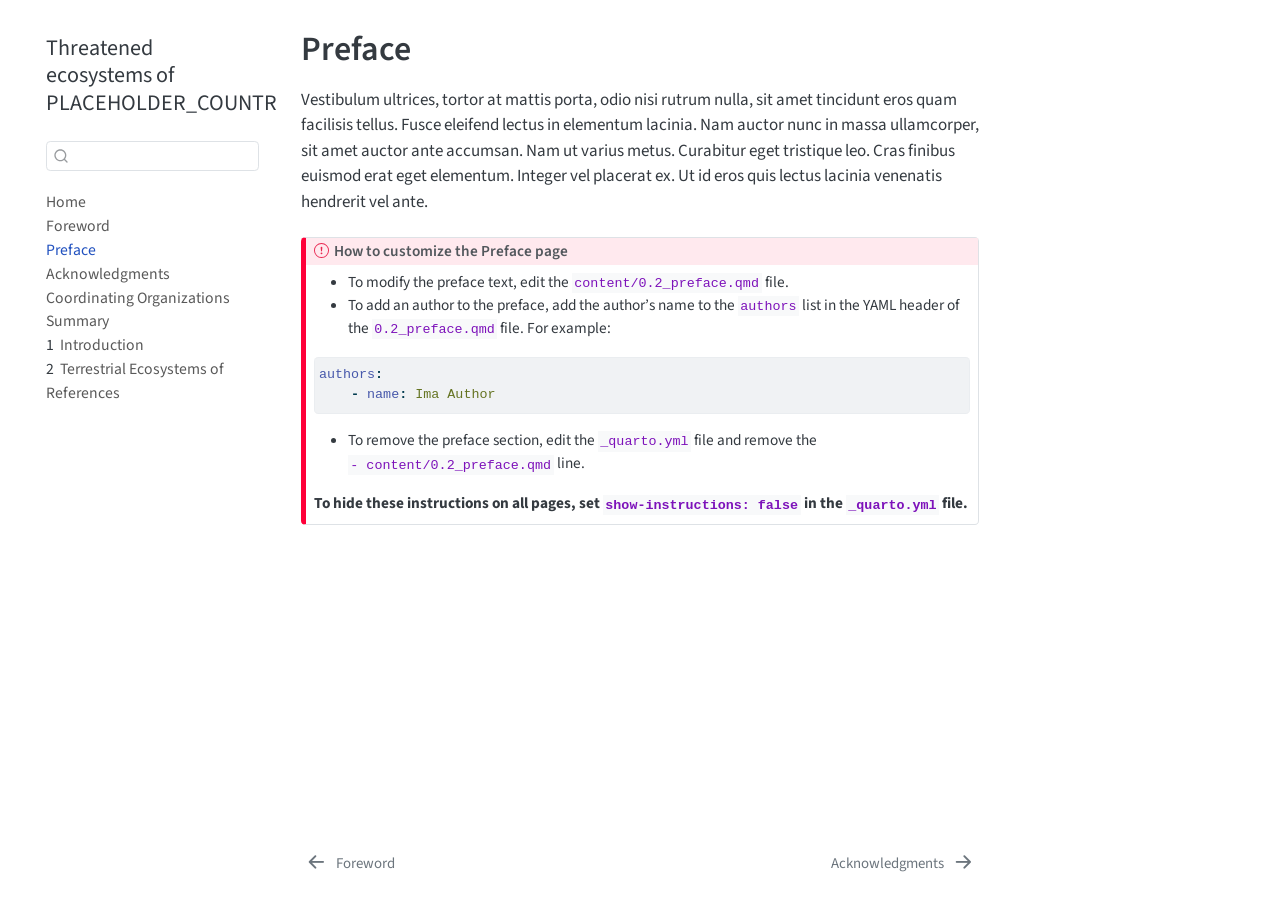
<file: content/0.2_preface.html>
<!DOCTYPE html>
<html xmlns="http://www.w3.org/1999/xhtml" lang="en" xml:lang="en"><head>

<meta charset="utf-8">
<meta name="generator" content="quarto-1.5.56">

<meta name="viewport" content="width=device-width, initial-scale=1.0, user-scalable=yes">


<title>Preface – Threatened ecosystems of PLACEHOLDER_COUNTRY_NAME</title>
<style>
code{white-space: pre-wrap;}
span.smallcaps{font-variant: small-caps;}
div.columns{display: flex; gap: min(4vw, 1.5em);}
div.column{flex: auto; overflow-x: auto;}
div.hanging-indent{margin-left: 1.5em; text-indent: -1.5em;}
ul.task-list{list-style: none;}
ul.task-list li input[type="checkbox"] {
  width: 0.8em;
  margin: 0 0.8em 0.2em -1em; /* quarto-specific, see https://github.com/quarto-dev/quarto-cli/issues/4556 */ 
  vertical-align: middle;
}
/* CSS for syntax highlighting */
pre > code.sourceCode { white-space: pre; position: relative; }
pre > code.sourceCode > span { line-height: 1.25; }
pre > code.sourceCode > span:empty { height: 1.2em; }
.sourceCode { overflow: visible; }
code.sourceCode > span { color: inherit; text-decoration: inherit; }
div.sourceCode { margin: 1em 0; }
pre.sourceCode { margin: 0; }
@media screen {
div.sourceCode { overflow: auto; }
}
@media print {
pre > code.sourceCode { white-space: pre-wrap; }
pre > code.sourceCode > span { display: inline-block; text-indent: -5em; padding-left: 5em; }
}
pre.numberSource code
  { counter-reset: source-line 0; }
pre.numberSource code > span
  { position: relative; left: -4em; counter-increment: source-line; }
pre.numberSource code > span > a:first-child::before
  { content: counter(source-line);
    position: relative; left: -1em; text-align: right; vertical-align: baseline;
    border: none; display: inline-block;
    -webkit-touch-callout: none; -webkit-user-select: none;
    -khtml-user-select: none; -moz-user-select: none;
    -ms-user-select: none; user-select: none;
    padding: 0 4px; width: 4em;
  }
pre.numberSource { margin-left: 3em;  padding-left: 4px; }
div.sourceCode
  {   }
@media screen {
pre > code.sourceCode > span > a:first-child::before { text-decoration: underline; }
}
</style>


<script src="../site_libs/quarto-nav/quarto-nav.js"></script>
<script src="../site_libs/quarto-nav/headroom.min.js"></script>
<script src="../site_libs/clipboard/clipboard.min.js"></script>
<script src="../site_libs/quarto-search/autocomplete.umd.js"></script>
<script src="../site_libs/quarto-search/fuse.min.js"></script>
<script src="../site_libs/quarto-search/quarto-search.js"></script>
<meta name="quarto:offset" content="../">
<link href="../content/0.3_acknowledgments.html" rel="next">
<link href="../content/0.1_foreword.html" rel="prev">
<script src="../site_libs/quarto-html/quarto.js"></script>
<script src="../site_libs/quarto-html/popper.min.js"></script>
<script src="../site_libs/quarto-html/tippy.umd.min.js"></script>
<script src="../site_libs/quarto-html/anchor.min.js"></script>
<link href="../site_libs/quarto-html/tippy.css" rel="stylesheet">
<link href="../site_libs/quarto-html/quarto-syntax-highlighting.css" rel="stylesheet" id="quarto-text-highlighting-styles">
<script src="../site_libs/bootstrap/bootstrap.min.js"></script>
<link href="../site_libs/bootstrap/bootstrap-icons.css" rel="stylesheet">
<link href="../site_libs/bootstrap/bootstrap.min.css" rel="stylesheet" id="quarto-bootstrap" data-mode="light">
<script id="quarto-search-options" type="application/json">{
  "location": "sidebar",
  "copy-button": false,
  "collapse-after": 3,
  "panel-placement": "start",
  "type": "textbox",
  "limit": 50,
  "keyboard-shortcut": [
    "f",
    "/",
    "s"
  ],
  "show-item-context": false,
  "language": {
    "search-no-results-text": "No results",
    "search-matching-documents-text": "matching documents",
    "search-copy-link-title": "Copy link to search",
    "search-hide-matches-text": "Hide additional matches",
    "search-more-match-text": "more match in this document",
    "search-more-matches-text": "more matches in this document",
    "search-clear-button-title": "Clear",
    "search-text-placeholder": "",
    "search-detached-cancel-button-title": "Cancel",
    "search-submit-button-title": "Submit",
    "search-label": "Search"
  }
}</script>


</head>

<body class="nav-sidebar floating">

<div id="quarto-search-results"></div>
  <header id="quarto-header" class="headroom fixed-top">
  <nav class="quarto-secondary-nav">
    <div class="container-fluid d-flex">
      <button type="button" class="quarto-btn-toggle btn" data-bs-toggle="collapse" role="button" data-bs-target=".quarto-sidebar-collapse-item" aria-controls="quarto-sidebar" aria-expanded="false" aria-label="Toggle sidebar navigation" onclick="if (window.quartoToggleHeadroom) { window.quartoToggleHeadroom(); }">
        <i class="bi bi-layout-text-sidebar-reverse"></i>
      </button>
        <nav class="quarto-page-breadcrumbs" aria-label="breadcrumb"><ol class="breadcrumb"><li class="breadcrumb-item"><a href="../content/0.2_preface.html">Preface</a></li></ol></nav>
        <a class="flex-grow-1" role="navigation" data-bs-toggle="collapse" data-bs-target=".quarto-sidebar-collapse-item" aria-controls="quarto-sidebar" aria-expanded="false" aria-label="Toggle sidebar navigation" onclick="if (window.quartoToggleHeadroom) { window.quartoToggleHeadroom(); }">      
        </a>
      <button type="button" class="btn quarto-search-button" aria-label="Search" onclick="window.quartoOpenSearch();">
        <i class="bi bi-search"></i>
      </button>
    </div>
  </nav>
</header>
<!-- content -->
<div id="quarto-content" class="quarto-container page-columns page-rows-contents page-layout-article">
<!-- sidebar -->
  <nav id="quarto-sidebar" class="sidebar collapse collapse-horizontal quarto-sidebar-collapse-item sidebar-navigation floating overflow-auto">
    <div class="pt-lg-2 mt-2 text-left sidebar-header">
    <div class="sidebar-title mb-0 py-0">
      <a href="../">Threatened ecosystems of PLACEHOLDER_COUNTRY_NAME</a> 
    </div>
      </div>
        <div class="mt-2 flex-shrink-0 align-items-center">
        <div class="sidebar-search">
        <div id="quarto-search" class="" title="Search"></div>
        </div>
        </div>
    <div class="sidebar-menu-container"> 
    <ul class="list-unstyled mt-1">
        <li class="sidebar-item">
  <div class="sidebar-item-container"> 
  <a href="../index.html" class="sidebar-item-text sidebar-link">
 <span class="menu-text">Home</span></a>
  </div>
</li>
        <li class="sidebar-item">
  <div class="sidebar-item-container"> 
  <a href="../content/0.1_foreword.html" class="sidebar-item-text sidebar-link">
 <span class="menu-text">Foreword</span></a>
  </div>
</li>
        <li class="sidebar-item">
  <div class="sidebar-item-container"> 
  <a href="../content/0.2_preface.html" class="sidebar-item-text sidebar-link active">
 <span class="menu-text">Preface</span></a>
  </div>
</li>
        <li class="sidebar-item">
  <div class="sidebar-item-container"> 
  <a href="../content/0.3_acknowledgments.html" class="sidebar-item-text sidebar-link">
 <span class="menu-text">Acknowledgments</span></a>
  </div>
</li>
        <li class="sidebar-item">
  <div class="sidebar-item-container"> 
  <a href="../content/0.4_coordinating_orgs.html" class="sidebar-item-text sidebar-link">
 <span class="menu-text">Coordinating Organizations</span></a>
  </div>
</li>
        <li class="sidebar-item">
  <div class="sidebar-item-container"> 
  <a href="../content/0.5_summary.html" class="sidebar-item-text sidebar-link">
 <span class="menu-text">Summary</span></a>
  </div>
</li>
        <li class="sidebar-item">
  <div class="sidebar-item-container"> 
  <a href="../content/1.0_introduction.html" class="sidebar-item-text sidebar-link">
 <span class="menu-text"><span class="chapter-number">1</span>&nbsp; <span class="chapter-title">Introduction</span></span></a>
  </div>
</li>
        <li class="sidebar-item">
  <div class="sidebar-item-container"> 
  <a href="../content/2_ecosystem_overview.html" class="sidebar-item-text sidebar-link">
 <span class="menu-text"><span class="chapter-number">2</span>&nbsp; <span class="chapter-title">Terrestrial Ecosystems of</span></span></a>
  </div>
</li>
        <li class="sidebar-item">
  <div class="sidebar-item-container"> 
  <a href="../references.html" class="sidebar-item-text sidebar-link">
 <span class="menu-text">References</span></a>
  </div>
</li>
    </ul>
    </div>
</nav>
<div id="quarto-sidebar-glass" class="quarto-sidebar-collapse-item" data-bs-toggle="collapse" data-bs-target=".quarto-sidebar-collapse-item"></div>
<!-- margin-sidebar -->
    <div id="quarto-margin-sidebar" class="sidebar margin-sidebar zindex-bottom">
        
    </div>
<!-- main -->
<main class="content" id="quarto-document-content">

<header id="title-block-header" class="quarto-title-block default">
<div class="quarto-title">
<h1 class="title">Preface</h1>
</div>



<div class="quarto-title-meta">

    
  
    
  </div>
  


</header>


<p>Vestibulum ultrices, tortor at mattis porta, odio nisi rutrum nulla, sit amet tincidunt eros quam facilisis tellus. Fusce eleifend lectus in elementum lacinia. Nam auctor nunc in massa ullamcorper, sit amet auctor ante accumsan. Nam ut varius metus. Curabitur eget tristique leo. Cras finibus euismod erat eget elementum. Integer vel placerat ex. Ut id eros quis lectus lacinia venenatis hendrerit vel ante.</p>
<div class="callout callout-style-default callout-important callout-titled">
<div class="callout-header d-flex align-content-center">
<div class="callout-icon-container">
<i class="callout-icon"></i>
</div>
<div class="callout-title-container flex-fill">
How to customize the Preface page
</div>
</div>
<div class="callout-body-container callout-body">
<ul>
<li>To modify the preface text, edit the <code>content/0.2_preface.qmd</code> file.</li>
<li>To add an author to the preface, add the author’s name to the <code>authors</code> list in the YAML header of the <code>0.2_preface.qmd</code> file. For example:</li>
</ul>
<div class="sourceCode" id="cb1"><pre class="sourceCode yaml code-with-copy"><code class="sourceCode yaml"><span id="cb1-1"><a href="#cb1-1" aria-hidden="true" tabindex="-1"></a><span class="fu">authors</span><span class="kw">:</span></span>
<span id="cb1-2"><a href="#cb1-2" aria-hidden="true" tabindex="-1"></a><span class="at">    </span><span class="kw">-</span><span class="at"> </span><span class="fu">name</span><span class="kw">:</span><span class="at"> Ima Author</span></span></code><button title="Copy to Clipboard" class="code-copy-button"><i class="bi"></i></button></pre></div>
<ul>
<li>To remove the preface section, edit the <code>_quarto.yml</code> file and remove the <code>- content/0.2_preface.qmd</code> line.</li>
</ul>
<p><strong>To hide these instructions on all pages, set <code>show-instructions: false</code> in the <code>_quarto.yml</code> file.</strong></p>
</div>
</div>



</main> <!-- /main -->
<script id="quarto-html-after-body" type="application/javascript">
window.document.addEventListener("DOMContentLoaded", function (event) {
  const toggleBodyColorMode = (bsSheetEl) => {
    const mode = bsSheetEl.getAttribute("data-mode");
    const bodyEl = window.document.querySelector("body");
    if (mode === "dark") {
      bodyEl.classList.add("quarto-dark");
      bodyEl.classList.remove("quarto-light");
    } else {
      bodyEl.classList.add("quarto-light");
      bodyEl.classList.remove("quarto-dark");
    }
  }
  const toggleBodyColorPrimary = () => {
    const bsSheetEl = window.document.querySelector("link#quarto-bootstrap");
    if (bsSheetEl) {
      toggleBodyColorMode(bsSheetEl);
    }
  }
  toggleBodyColorPrimary();  
  const icon = "";
  const anchorJS = new window.AnchorJS();
  anchorJS.options = {
    placement: 'right',
    icon: icon
  };
  anchorJS.add('.anchored');
  const isCodeAnnotation = (el) => {
    for (const clz of el.classList) {
      if (clz.startsWith('code-annotation-')) {                     
        return true;
      }
    }
    return false;
  }
  const onCopySuccess = function(e) {
    // button target
    const button = e.trigger;
    // don't keep focus
    button.blur();
    // flash "checked"
    button.classList.add('code-copy-button-checked');
    var currentTitle = button.getAttribute("title");
    button.setAttribute("title", "Copied!");
    let tooltip;
    if (window.bootstrap) {
      button.setAttribute("data-bs-toggle", "tooltip");
      button.setAttribute("data-bs-placement", "left");
      button.setAttribute("data-bs-title", "Copied!");
      tooltip = new bootstrap.Tooltip(button, 
        { trigger: "manual", 
          customClass: "code-copy-button-tooltip",
          offset: [0, -8]});
      tooltip.show();    
    }
    setTimeout(function() {
      if (tooltip) {
        tooltip.hide();
        button.removeAttribute("data-bs-title");
        button.removeAttribute("data-bs-toggle");
        button.removeAttribute("data-bs-placement");
      }
      button.setAttribute("title", currentTitle);
      button.classList.remove('code-copy-button-checked');
    }, 1000);
    // clear code selection
    e.clearSelection();
  }
  const getTextToCopy = function(trigger) {
      const codeEl = trigger.previousElementSibling.cloneNode(true);
      for (const childEl of codeEl.children) {
        if (isCodeAnnotation(childEl)) {
          childEl.remove();
        }
      }
      return codeEl.innerText;
  }
  const clipboard = new window.ClipboardJS('.code-copy-button:not([data-in-quarto-modal])', {
    text: getTextToCopy
  });
  clipboard.on('success', onCopySuccess);
  if (window.document.getElementById('quarto-embedded-source-code-modal')) {
    // For code content inside modals, clipBoardJS needs to be initialized with a container option
    // TODO: Check when it could be a function (https://github.com/zenorocha/clipboard.js/issues/860)
    const clipboardModal = new window.ClipboardJS('.code-copy-button[data-in-quarto-modal]', {
      text: getTextToCopy,
      container: window.document.getElementById('quarto-embedded-source-code-modal')
    });
    clipboardModal.on('success', onCopySuccess);
  }
    var localhostRegex = new RegExp(/^(?:http|https):\/\/localhost\:?[0-9]*\//);
    var mailtoRegex = new RegExp(/^mailto:/);
      var filterRegex = new RegExp('/' + window.location.host + '/');
    var isInternal = (href) => {
        return filterRegex.test(href) || localhostRegex.test(href) || mailtoRegex.test(href);
    }
    // Inspect non-navigation links and adorn them if external
 	var links = window.document.querySelectorAll('a[href]:not(.nav-link):not(.navbar-brand):not(.toc-action):not(.sidebar-link):not(.sidebar-item-toggle):not(.pagination-link):not(.no-external):not([aria-hidden]):not(.dropdown-item):not(.quarto-navigation-tool):not(.about-link)');
    for (var i=0; i<links.length; i++) {
      const link = links[i];
      if (!isInternal(link.href)) {
        // undo the damage that might have been done by quarto-nav.js in the case of
        // links that we want to consider external
        if (link.dataset.originalHref !== undefined) {
          link.href = link.dataset.originalHref;
        }
      }
    }
  function tippyHover(el, contentFn, onTriggerFn, onUntriggerFn) {
    const config = {
      allowHTML: true,
      maxWidth: 500,
      delay: 100,
      arrow: false,
      appendTo: function(el) {
          return el.parentElement;
      },
      interactive: true,
      interactiveBorder: 10,
      theme: 'quarto',
      placement: 'bottom-start',
    };
    if (contentFn) {
      config.content = contentFn;
    }
    if (onTriggerFn) {
      config.onTrigger = onTriggerFn;
    }
    if (onUntriggerFn) {
      config.onUntrigger = onUntriggerFn;
    }
    window.tippy(el, config); 
  }
  const noterefs = window.document.querySelectorAll('a[role="doc-noteref"]');
  for (var i=0; i<noterefs.length; i++) {
    const ref = noterefs[i];
    tippyHover(ref, function() {
      // use id or data attribute instead here
      let href = ref.getAttribute('data-footnote-href') || ref.getAttribute('href');
      try { href = new URL(href).hash; } catch {}
      const id = href.replace(/^#\/?/, "");
      const note = window.document.getElementById(id);
      if (note) {
        return note.innerHTML;
      } else {
        return "";
      }
    });
  }
  const xrefs = window.document.querySelectorAll('a.quarto-xref');
  const processXRef = (id, note) => {
    // Strip column container classes
    const stripColumnClz = (el) => {
      el.classList.remove("page-full", "page-columns");
      if (el.children) {
        for (const child of el.children) {
          stripColumnClz(child);
        }
      }
    }
    stripColumnClz(note)
    if (id === null || id.startsWith('sec-')) {
      // Special case sections, only their first couple elements
      const container = document.createElement("div");
      if (note.children && note.children.length > 2) {
        container.appendChild(note.children[0].cloneNode(true));
        for (let i = 1; i < note.children.length; i++) {
          const child = note.children[i];
          if (child.tagName === "P" && child.innerText === "") {
            continue;
          } else {
            container.appendChild(child.cloneNode(true));
            break;
          }
        }
        if (window.Quarto?.typesetMath) {
          window.Quarto.typesetMath(container);
        }
        return container.innerHTML
      } else {
        if (window.Quarto?.typesetMath) {
          window.Quarto.typesetMath(note);
        }
        return note.innerHTML;
      }
    } else {
      // Remove any anchor links if they are present
      const anchorLink = note.querySelector('a.anchorjs-link');
      if (anchorLink) {
        anchorLink.remove();
      }
      if (window.Quarto?.typesetMath) {
        window.Quarto.typesetMath(note);
      }
      // TODO in 1.5, we should make sure this works without a callout special case
      if (note.classList.contains("callout")) {
        return note.outerHTML;
      } else {
        return note.innerHTML;
      }
    }
  }
  for (var i=0; i<xrefs.length; i++) {
    const xref = xrefs[i];
    tippyHover(xref, undefined, function(instance) {
      instance.disable();
      let url = xref.getAttribute('href');
      let hash = undefined; 
      if (url.startsWith('#')) {
        hash = url;
      } else {
        try { hash = new URL(url).hash; } catch {}
      }
      if (hash) {
        const id = hash.replace(/^#\/?/, "");
        const note = window.document.getElementById(id);
        if (note !== null) {
          try {
            const html = processXRef(id, note.cloneNode(true));
            instance.setContent(html);
          } finally {
            instance.enable();
            instance.show();
          }
        } else {
          // See if we can fetch this
          fetch(url.split('#')[0])
          .then(res => res.text())
          .then(html => {
            const parser = new DOMParser();
            const htmlDoc = parser.parseFromString(html, "text/html");
            const note = htmlDoc.getElementById(id);
            if (note !== null) {
              const html = processXRef(id, note);
              instance.setContent(html);
            } 
          }).finally(() => {
            instance.enable();
            instance.show();
          });
        }
      } else {
        // See if we can fetch a full url (with no hash to target)
        // This is a special case and we should probably do some content thinning / targeting
        fetch(url)
        .then(res => res.text())
        .then(html => {
          const parser = new DOMParser();
          const htmlDoc = parser.parseFromString(html, "text/html");
          const note = htmlDoc.querySelector('main.content');
          if (note !== null) {
            // This should only happen for chapter cross references
            // (since there is no id in the URL)
            // remove the first header
            if (note.children.length > 0 && note.children[0].tagName === "HEADER") {
              note.children[0].remove();
            }
            const html = processXRef(null, note);
            instance.setContent(html);
          } 
        }).finally(() => {
          instance.enable();
          instance.show();
        });
      }
    }, function(instance) {
    });
  }
      let selectedAnnoteEl;
      const selectorForAnnotation = ( cell, annotation) => {
        let cellAttr = 'data-code-cell="' + cell + '"';
        let lineAttr = 'data-code-annotation="' +  annotation + '"';
        const selector = 'span[' + cellAttr + '][' + lineAttr + ']';
        return selector;
      }
      const selectCodeLines = (annoteEl) => {
        const doc = window.document;
        const targetCell = annoteEl.getAttribute("data-target-cell");
        const targetAnnotation = annoteEl.getAttribute("data-target-annotation");
        const annoteSpan = window.document.querySelector(selectorForAnnotation(targetCell, targetAnnotation));
        const lines = annoteSpan.getAttribute("data-code-lines").split(",");
        const lineIds = lines.map((line) => {
          return targetCell + "-" + line;
        })
        let top = null;
        let height = null;
        let parent = null;
        if (lineIds.length > 0) {
            //compute the position of the single el (top and bottom and make a div)
            const el = window.document.getElementById(lineIds[0]);
            top = el.offsetTop;
            height = el.offsetHeight;
            parent = el.parentElement.parentElement;
          if (lineIds.length > 1) {
            const lastEl = window.document.getElementById(lineIds[lineIds.length - 1]);
            const bottom = lastEl.offsetTop + lastEl.offsetHeight;
            height = bottom - top;
          }
          if (top !== null && height !== null && parent !== null) {
            // cook up a div (if necessary) and position it 
            let div = window.document.getElementById("code-annotation-line-highlight");
            if (div === null) {
              div = window.document.createElement("div");
              div.setAttribute("id", "code-annotation-line-highlight");
              div.style.position = 'absolute';
              parent.appendChild(div);
            }
            div.style.top = top - 2 + "px";
            div.style.height = height + 4 + "px";
            div.style.left = 0;
            let gutterDiv = window.document.getElementById("code-annotation-line-highlight-gutter");
            if (gutterDiv === null) {
              gutterDiv = window.document.createElement("div");
              gutterDiv.setAttribute("id", "code-annotation-line-highlight-gutter");
              gutterDiv.style.position = 'absolute';
              const codeCell = window.document.getElementById(targetCell);
              const gutter = codeCell.querySelector('.code-annotation-gutter');
              gutter.appendChild(gutterDiv);
            }
            gutterDiv.style.top = top - 2 + "px";
            gutterDiv.style.height = height + 4 + "px";
          }
          selectedAnnoteEl = annoteEl;
        }
      };
      const unselectCodeLines = () => {
        const elementsIds = ["code-annotation-line-highlight", "code-annotation-line-highlight-gutter"];
        elementsIds.forEach((elId) => {
          const div = window.document.getElementById(elId);
          if (div) {
            div.remove();
          }
        });
        selectedAnnoteEl = undefined;
      };
        // Handle positioning of the toggle
    window.addEventListener(
      "resize",
      throttle(() => {
        elRect = undefined;
        if (selectedAnnoteEl) {
          selectCodeLines(selectedAnnoteEl);
        }
      }, 10)
    );
    function throttle(fn, ms) {
    let throttle = false;
    let timer;
      return (...args) => {
        if(!throttle) { // first call gets through
            fn.apply(this, args);
            throttle = true;
        } else { // all the others get throttled
            if(timer) clearTimeout(timer); // cancel #2
            timer = setTimeout(() => {
              fn.apply(this, args);
              timer = throttle = false;
            }, ms);
        }
      };
    }
      // Attach click handler to the DT
      const annoteDls = window.document.querySelectorAll('dt[data-target-cell]');
      for (const annoteDlNode of annoteDls) {
        annoteDlNode.addEventListener('click', (event) => {
          const clickedEl = event.target;
          if (clickedEl !== selectedAnnoteEl) {
            unselectCodeLines();
            const activeEl = window.document.querySelector('dt[data-target-cell].code-annotation-active');
            if (activeEl) {
              activeEl.classList.remove('code-annotation-active');
            }
            selectCodeLines(clickedEl);
            clickedEl.classList.add('code-annotation-active');
          } else {
            // Unselect the line
            unselectCodeLines();
            clickedEl.classList.remove('code-annotation-active');
          }
        });
      }
  const findCites = (el) => {
    const parentEl = el.parentElement;
    if (parentEl) {
      const cites = parentEl.dataset.cites;
      if (cites) {
        return {
          el,
          cites: cites.split(' ')
        };
      } else {
        return findCites(el.parentElement)
      }
    } else {
      return undefined;
    }
  };
  var bibliorefs = window.document.querySelectorAll('a[role="doc-biblioref"]');
  for (var i=0; i<bibliorefs.length; i++) {
    const ref = bibliorefs[i];
    const citeInfo = findCites(ref);
    if (citeInfo) {
      tippyHover(citeInfo.el, function() {
        var popup = window.document.createElement('div');
        citeInfo.cites.forEach(function(cite) {
          var citeDiv = window.document.createElement('div');
          citeDiv.classList.add('hanging-indent');
          citeDiv.classList.add('csl-entry');
          var biblioDiv = window.document.getElementById('ref-' + cite);
          if (biblioDiv) {
            citeDiv.innerHTML = biblioDiv.innerHTML;
          }
          popup.appendChild(citeDiv);
        });
        return popup.innerHTML;
      });
    }
  }
});
</script>
<nav class="page-navigation">
  <div class="nav-page nav-page-previous">
      <a href="../content/0.1_foreword.html" class="pagination-link" aria-label="Foreword">
        <i class="bi bi-arrow-left-short"></i> <span class="nav-page-text">Foreword</span>
      </a>          
  </div>
  <div class="nav-page nav-page-next">
      <a href="../content/0.3_acknowledgments.html" class="pagination-link" aria-label="Acknowledgments">
        <span class="nav-page-text">Acknowledgments</span> <i class="bi bi-arrow-right-short"></i>
      </a>
  </div>
</nav>
</div> <!-- /content -->




</body></html>
</file>
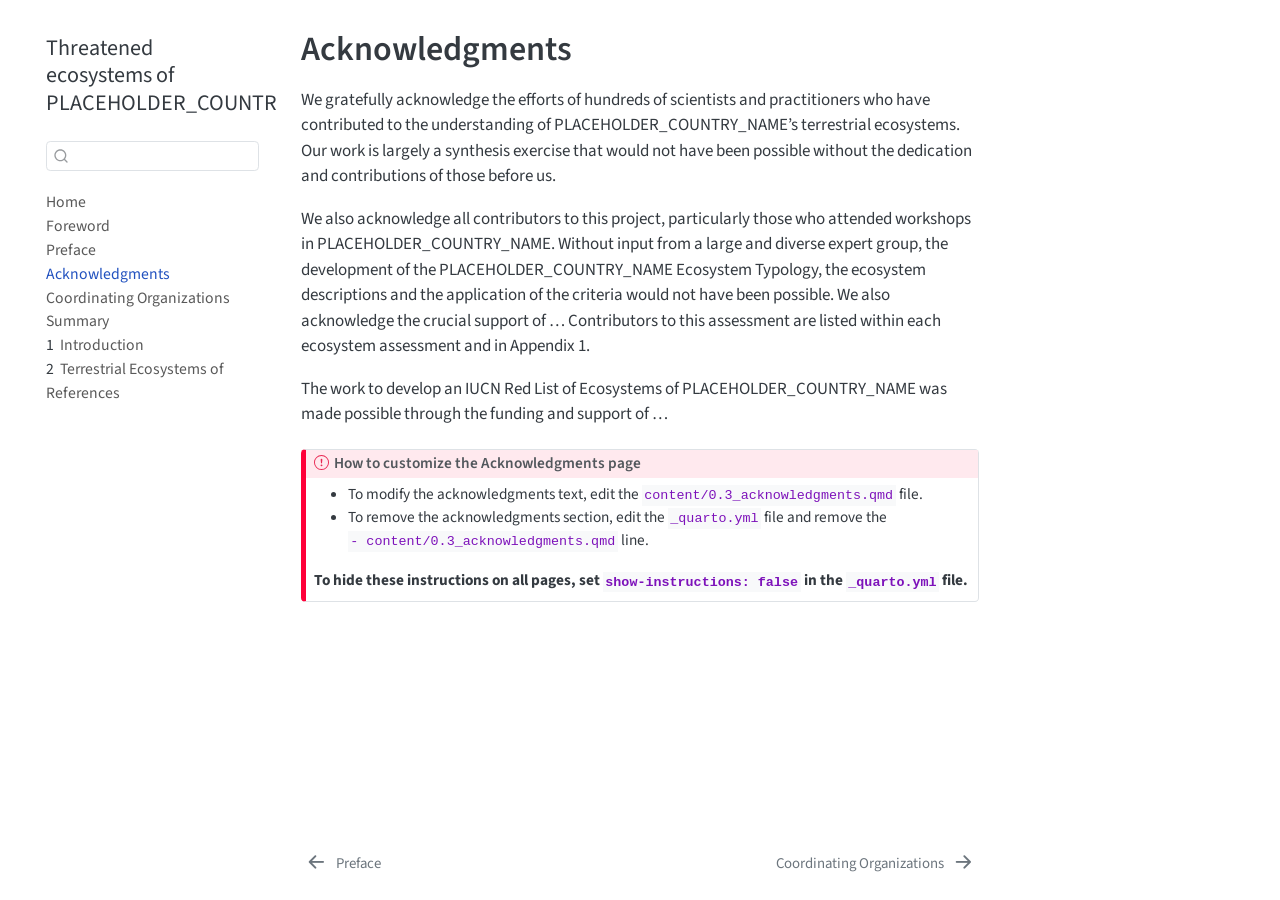
<file: content/0.3_acknowledgments.html>
<!DOCTYPE html>
<html xmlns="http://www.w3.org/1999/xhtml" lang="en" xml:lang="en"><head>

<meta charset="utf-8">
<meta name="generator" content="quarto-1.5.56">

<meta name="viewport" content="width=device-width, initial-scale=1.0, user-scalable=yes">


<title>Acknowledgments – Threatened ecosystems of PLACEHOLDER_COUNTRY_NAME</title>
<style>
code{white-space: pre-wrap;}
span.smallcaps{font-variant: small-caps;}
div.columns{display: flex; gap: min(4vw, 1.5em);}
div.column{flex: auto; overflow-x: auto;}
div.hanging-indent{margin-left: 1.5em; text-indent: -1.5em;}
ul.task-list{list-style: none;}
ul.task-list li input[type="checkbox"] {
  width: 0.8em;
  margin: 0 0.8em 0.2em -1em; /* quarto-specific, see https://github.com/quarto-dev/quarto-cli/issues/4556 */ 
  vertical-align: middle;
}
</style>


<script src="../site_libs/quarto-nav/quarto-nav.js"></script>
<script src="../site_libs/quarto-nav/headroom.min.js"></script>
<script src="../site_libs/clipboard/clipboard.min.js"></script>
<script src="../site_libs/quarto-search/autocomplete.umd.js"></script>
<script src="../site_libs/quarto-search/fuse.min.js"></script>
<script src="../site_libs/quarto-search/quarto-search.js"></script>
<meta name="quarto:offset" content="../">
<link href="../content/0.4_coordinating_orgs.html" rel="next">
<link href="../content/0.2_preface.html" rel="prev">
<script src="../site_libs/quarto-html/quarto.js"></script>
<script src="../site_libs/quarto-html/popper.min.js"></script>
<script src="../site_libs/quarto-html/tippy.umd.min.js"></script>
<script src="../site_libs/quarto-html/anchor.min.js"></script>
<link href="../site_libs/quarto-html/tippy.css" rel="stylesheet">
<link href="../site_libs/quarto-html/quarto-syntax-highlighting.css" rel="stylesheet" id="quarto-text-highlighting-styles">
<script src="../site_libs/bootstrap/bootstrap.min.js"></script>
<link href="../site_libs/bootstrap/bootstrap-icons.css" rel="stylesheet">
<link href="../site_libs/bootstrap/bootstrap.min.css" rel="stylesheet" id="quarto-bootstrap" data-mode="light">
<script id="quarto-search-options" type="application/json">{
  "location": "sidebar",
  "copy-button": false,
  "collapse-after": 3,
  "panel-placement": "start",
  "type": "textbox",
  "limit": 50,
  "keyboard-shortcut": [
    "f",
    "/",
    "s"
  ],
  "show-item-context": false,
  "language": {
    "search-no-results-text": "No results",
    "search-matching-documents-text": "matching documents",
    "search-copy-link-title": "Copy link to search",
    "search-hide-matches-text": "Hide additional matches",
    "search-more-match-text": "more match in this document",
    "search-more-matches-text": "more matches in this document",
    "search-clear-button-title": "Clear",
    "search-text-placeholder": "",
    "search-detached-cancel-button-title": "Cancel",
    "search-submit-button-title": "Submit",
    "search-label": "Search"
  }
}</script>


</head>

<body class="nav-sidebar floating">

<div id="quarto-search-results"></div>
  <header id="quarto-header" class="headroom fixed-top">
  <nav class="quarto-secondary-nav">
    <div class="container-fluid d-flex">
      <button type="button" class="quarto-btn-toggle btn" data-bs-toggle="collapse" role="button" data-bs-target=".quarto-sidebar-collapse-item" aria-controls="quarto-sidebar" aria-expanded="false" aria-label="Toggle sidebar navigation" onclick="if (window.quartoToggleHeadroom) { window.quartoToggleHeadroom(); }">
        <i class="bi bi-layout-text-sidebar-reverse"></i>
      </button>
        <nav class="quarto-page-breadcrumbs" aria-label="breadcrumb"><ol class="breadcrumb"><li class="breadcrumb-item"><a href="../content/0.3_acknowledgments.html">Acknowledgments</a></li></ol></nav>
        <a class="flex-grow-1" role="navigation" data-bs-toggle="collapse" data-bs-target=".quarto-sidebar-collapse-item" aria-controls="quarto-sidebar" aria-expanded="false" aria-label="Toggle sidebar navigation" onclick="if (window.quartoToggleHeadroom) { window.quartoToggleHeadroom(); }">      
        </a>
      <button type="button" class="btn quarto-search-button" aria-label="Search" onclick="window.quartoOpenSearch();">
        <i class="bi bi-search"></i>
      </button>
    </div>
  </nav>
</header>
<!-- content -->
<div id="quarto-content" class="quarto-container page-columns page-rows-contents page-layout-article">
<!-- sidebar -->
  <nav id="quarto-sidebar" class="sidebar collapse collapse-horizontal quarto-sidebar-collapse-item sidebar-navigation floating overflow-auto">
    <div class="pt-lg-2 mt-2 text-left sidebar-header">
    <div class="sidebar-title mb-0 py-0">
      <a href="../">Threatened ecosystems of PLACEHOLDER_COUNTRY_NAME</a> 
    </div>
      </div>
        <div class="mt-2 flex-shrink-0 align-items-center">
        <div class="sidebar-search">
        <div id="quarto-search" class="" title="Search"></div>
        </div>
        </div>
    <div class="sidebar-menu-container"> 
    <ul class="list-unstyled mt-1">
        <li class="sidebar-item">
  <div class="sidebar-item-container"> 
  <a href="../index.html" class="sidebar-item-text sidebar-link">
 <span class="menu-text">Home</span></a>
  </div>
</li>
        <li class="sidebar-item">
  <div class="sidebar-item-container"> 
  <a href="../content/0.1_foreword.html" class="sidebar-item-text sidebar-link">
 <span class="menu-text">Foreword</span></a>
  </div>
</li>
        <li class="sidebar-item">
  <div class="sidebar-item-container"> 
  <a href="../content/0.2_preface.html" class="sidebar-item-text sidebar-link">
 <span class="menu-text">Preface</span></a>
  </div>
</li>
        <li class="sidebar-item">
  <div class="sidebar-item-container"> 
  <a href="../content/0.3_acknowledgments.html" class="sidebar-item-text sidebar-link active">
 <span class="menu-text">Acknowledgments</span></a>
  </div>
</li>
        <li class="sidebar-item">
  <div class="sidebar-item-container"> 
  <a href="../content/0.4_coordinating_orgs.html" class="sidebar-item-text sidebar-link">
 <span class="menu-text">Coordinating Organizations</span></a>
  </div>
</li>
        <li class="sidebar-item">
  <div class="sidebar-item-container"> 
  <a href="../content/0.5_summary.html" class="sidebar-item-text sidebar-link">
 <span class="menu-text">Summary</span></a>
  </div>
</li>
        <li class="sidebar-item">
  <div class="sidebar-item-container"> 
  <a href="../content/1.0_introduction.html" class="sidebar-item-text sidebar-link">
 <span class="menu-text"><span class="chapter-number">1</span>&nbsp; <span class="chapter-title">Introduction</span></span></a>
  </div>
</li>
        <li class="sidebar-item">
  <div class="sidebar-item-container"> 
  <a href="../content/2_ecosystem_overview.html" class="sidebar-item-text sidebar-link">
 <span class="menu-text"><span class="chapter-number">2</span>&nbsp; <span class="chapter-title">Terrestrial Ecosystems of</span></span></a>
  </div>
</li>
        <li class="sidebar-item">
  <div class="sidebar-item-container"> 
  <a href="../references.html" class="sidebar-item-text sidebar-link">
 <span class="menu-text">References</span></a>
  </div>
</li>
    </ul>
    </div>
</nav>
<div id="quarto-sidebar-glass" class="quarto-sidebar-collapse-item" data-bs-toggle="collapse" data-bs-target=".quarto-sidebar-collapse-item"></div>
<!-- margin-sidebar -->
    <div id="quarto-margin-sidebar" class="sidebar margin-sidebar zindex-bottom">
        
    </div>
<!-- main -->
<main class="content" id="quarto-document-content">

<header id="title-block-header" class="quarto-title-block default">
<div class="quarto-title">
<h1 class="title">Acknowledgments</h1>
</div>



<div class="quarto-title-meta">

    
  
    
  </div>
  


</header>


<p>We gratefully acknowledge the efforts of hundreds of scientists and practitioners who have contributed to the understanding of PLACEHOLDER_COUNTRY_NAME’s terrestrial ecosystems. Our work is largely a synthesis exercise that would not have been possible without the dedication and contributions of those before us.</p>
<p>We also acknowledge all contributors to this project, particularly those who attended workshops in PLACEHOLDER_COUNTRY_NAME. Without input from a large and diverse expert group, the development of the PLACEHOLDER_COUNTRY_NAME Ecosystem Typology, the ecosystem descriptions and the application of the criteria would not have been possible. We also acknowledge the crucial support of … Contributors to this assessment are listed within each ecosystem assessment and in Appendix 1.</p>
<p>The work to develop an IUCN Red List of Ecosystems of PLACEHOLDER_COUNTRY_NAME was made possible through the funding and support of …</p>
<div class="callout callout-style-default callout-important callout-titled">
<div class="callout-header d-flex align-content-center">
<div class="callout-icon-container">
<i class="callout-icon"></i>
</div>
<div class="callout-title-container flex-fill">
How to customize the Acknowledgments page
</div>
</div>
<div class="callout-body-container callout-body">
<ul>
<li>To modify the acknowledgments text, edit the <code>content/0.3_acknowledgments.qmd</code> file.</li>
<li>To remove the acknowledgments section, edit the <code>_quarto.yml</code> file and remove the <code>- content/0.3_acknowledgments.qmd</code> line.</li>
</ul>
<p><strong>To hide these instructions on all pages, set <code>show-instructions: false</code> in the <code>_quarto.yml</code> file.</strong></p>
</div>
</div>



</main> <!-- /main -->
<script id="quarto-html-after-body" type="application/javascript">
window.document.addEventListener("DOMContentLoaded", function (event) {
  const toggleBodyColorMode = (bsSheetEl) => {
    const mode = bsSheetEl.getAttribute("data-mode");
    const bodyEl = window.document.querySelector("body");
    if (mode === "dark") {
      bodyEl.classList.add("quarto-dark");
      bodyEl.classList.remove("quarto-light");
    } else {
      bodyEl.classList.add("quarto-light");
      bodyEl.classList.remove("quarto-dark");
    }
  }
  const toggleBodyColorPrimary = () => {
    const bsSheetEl = window.document.querySelector("link#quarto-bootstrap");
    if (bsSheetEl) {
      toggleBodyColorMode(bsSheetEl);
    }
  }
  toggleBodyColorPrimary();  
  const icon = "";
  const anchorJS = new window.AnchorJS();
  anchorJS.options = {
    placement: 'right',
    icon: icon
  };
  anchorJS.add('.anchored');
  const isCodeAnnotation = (el) => {
    for (const clz of el.classList) {
      if (clz.startsWith('code-annotation-')) {                     
        return true;
      }
    }
    return false;
  }
  const onCopySuccess = function(e) {
    // button target
    const button = e.trigger;
    // don't keep focus
    button.blur();
    // flash "checked"
    button.classList.add('code-copy-button-checked');
    var currentTitle = button.getAttribute("title");
    button.setAttribute("title", "Copied!");
    let tooltip;
    if (window.bootstrap) {
      button.setAttribute("data-bs-toggle", "tooltip");
      button.setAttribute("data-bs-placement", "left");
      button.setAttribute("data-bs-title", "Copied!");
      tooltip = new bootstrap.Tooltip(button, 
        { trigger: "manual", 
          customClass: "code-copy-button-tooltip",
          offset: [0, -8]});
      tooltip.show();    
    }
    setTimeout(function() {
      if (tooltip) {
        tooltip.hide();
        button.removeAttribute("data-bs-title");
        button.removeAttribute("data-bs-toggle");
        button.removeAttribute("data-bs-placement");
      }
      button.setAttribute("title", currentTitle);
      button.classList.remove('code-copy-button-checked');
    }, 1000);
    // clear code selection
    e.clearSelection();
  }
  const getTextToCopy = function(trigger) {
      const codeEl = trigger.previousElementSibling.cloneNode(true);
      for (const childEl of codeEl.children) {
        if (isCodeAnnotation(childEl)) {
          childEl.remove();
        }
      }
      return codeEl.innerText;
  }
  const clipboard = new window.ClipboardJS('.code-copy-button:not([data-in-quarto-modal])', {
    text: getTextToCopy
  });
  clipboard.on('success', onCopySuccess);
  if (window.document.getElementById('quarto-embedded-source-code-modal')) {
    // For code content inside modals, clipBoardJS needs to be initialized with a container option
    // TODO: Check when it could be a function (https://github.com/zenorocha/clipboard.js/issues/860)
    const clipboardModal = new window.ClipboardJS('.code-copy-button[data-in-quarto-modal]', {
      text: getTextToCopy,
      container: window.document.getElementById('quarto-embedded-source-code-modal')
    });
    clipboardModal.on('success', onCopySuccess);
  }
    var localhostRegex = new RegExp(/^(?:http|https):\/\/localhost\:?[0-9]*\//);
    var mailtoRegex = new RegExp(/^mailto:/);
      var filterRegex = new RegExp('/' + window.location.host + '/');
    var isInternal = (href) => {
        return filterRegex.test(href) || localhostRegex.test(href) || mailtoRegex.test(href);
    }
    // Inspect non-navigation links and adorn them if external
 	var links = window.document.querySelectorAll('a[href]:not(.nav-link):not(.navbar-brand):not(.toc-action):not(.sidebar-link):not(.sidebar-item-toggle):not(.pagination-link):not(.no-external):not([aria-hidden]):not(.dropdown-item):not(.quarto-navigation-tool):not(.about-link)');
    for (var i=0; i<links.length; i++) {
      const link = links[i];
      if (!isInternal(link.href)) {
        // undo the damage that might have been done by quarto-nav.js in the case of
        // links that we want to consider external
        if (link.dataset.originalHref !== undefined) {
          link.href = link.dataset.originalHref;
        }
      }
    }
  function tippyHover(el, contentFn, onTriggerFn, onUntriggerFn) {
    const config = {
      allowHTML: true,
      maxWidth: 500,
      delay: 100,
      arrow: false,
      appendTo: function(el) {
          return el.parentElement;
      },
      interactive: true,
      interactiveBorder: 10,
      theme: 'quarto',
      placement: 'bottom-start',
    };
    if (contentFn) {
      config.content = contentFn;
    }
    if (onTriggerFn) {
      config.onTrigger = onTriggerFn;
    }
    if (onUntriggerFn) {
      config.onUntrigger = onUntriggerFn;
    }
    window.tippy(el, config); 
  }
  const noterefs = window.document.querySelectorAll('a[role="doc-noteref"]');
  for (var i=0; i<noterefs.length; i++) {
    const ref = noterefs[i];
    tippyHover(ref, function() {
      // use id or data attribute instead here
      let href = ref.getAttribute('data-footnote-href') || ref.getAttribute('href');
      try { href = new URL(href).hash; } catch {}
      const id = href.replace(/^#\/?/, "");
      const note = window.document.getElementById(id);
      if (note) {
        return note.innerHTML;
      } else {
        return "";
      }
    });
  }
  const xrefs = window.document.querySelectorAll('a.quarto-xref');
  const processXRef = (id, note) => {
    // Strip column container classes
    const stripColumnClz = (el) => {
      el.classList.remove("page-full", "page-columns");
      if (el.children) {
        for (const child of el.children) {
          stripColumnClz(child);
        }
      }
    }
    stripColumnClz(note)
    if (id === null || id.startsWith('sec-')) {
      // Special case sections, only their first couple elements
      const container = document.createElement("div");
      if (note.children && note.children.length > 2) {
        container.appendChild(note.children[0].cloneNode(true));
        for (let i = 1; i < note.children.length; i++) {
          const child = note.children[i];
          if (child.tagName === "P" && child.innerText === "") {
            continue;
          } else {
            container.appendChild(child.cloneNode(true));
            break;
          }
        }
        if (window.Quarto?.typesetMath) {
          window.Quarto.typesetMath(container);
        }
        return container.innerHTML
      } else {
        if (window.Quarto?.typesetMath) {
          window.Quarto.typesetMath(note);
        }
        return note.innerHTML;
      }
    } else {
      // Remove any anchor links if they are present
      const anchorLink = note.querySelector('a.anchorjs-link');
      if (anchorLink) {
        anchorLink.remove();
      }
      if (window.Quarto?.typesetMath) {
        window.Quarto.typesetMath(note);
      }
      // TODO in 1.5, we should make sure this works without a callout special case
      if (note.classList.contains("callout")) {
        return note.outerHTML;
      } else {
        return note.innerHTML;
      }
    }
  }
  for (var i=0; i<xrefs.length; i++) {
    const xref = xrefs[i];
    tippyHover(xref, undefined, function(instance) {
      instance.disable();
      let url = xref.getAttribute('href');
      let hash = undefined; 
      if (url.startsWith('#')) {
        hash = url;
      } else {
        try { hash = new URL(url).hash; } catch {}
      }
      if (hash) {
        const id = hash.replace(/^#\/?/, "");
        const note = window.document.getElementById(id);
        if (note !== null) {
          try {
            const html = processXRef(id, note.cloneNode(true));
            instance.setContent(html);
          } finally {
            instance.enable();
            instance.show();
          }
        } else {
          // See if we can fetch this
          fetch(url.split('#')[0])
          .then(res => res.text())
          .then(html => {
            const parser = new DOMParser();
            const htmlDoc = parser.parseFromString(html, "text/html");
            const note = htmlDoc.getElementById(id);
            if (note !== null) {
              const html = processXRef(id, note);
              instance.setContent(html);
            } 
          }).finally(() => {
            instance.enable();
            instance.show();
          });
        }
      } else {
        // See if we can fetch a full url (with no hash to target)
        // This is a special case and we should probably do some content thinning / targeting
        fetch(url)
        .then(res => res.text())
        .then(html => {
          const parser = new DOMParser();
          const htmlDoc = parser.parseFromString(html, "text/html");
          const note = htmlDoc.querySelector('main.content');
          if (note !== null) {
            // This should only happen for chapter cross references
            // (since there is no id in the URL)
            // remove the first header
            if (note.children.length > 0 && note.children[0].tagName === "HEADER") {
              note.children[0].remove();
            }
            const html = processXRef(null, note);
            instance.setContent(html);
          } 
        }).finally(() => {
          instance.enable();
          instance.show();
        });
      }
    }, function(instance) {
    });
  }
      let selectedAnnoteEl;
      const selectorForAnnotation = ( cell, annotation) => {
        let cellAttr = 'data-code-cell="' + cell + '"';
        let lineAttr = 'data-code-annotation="' +  annotation + '"';
        const selector = 'span[' + cellAttr + '][' + lineAttr + ']';
        return selector;
      }
      const selectCodeLines = (annoteEl) => {
        const doc = window.document;
        const targetCell = annoteEl.getAttribute("data-target-cell");
        const targetAnnotation = annoteEl.getAttribute("data-target-annotation");
        const annoteSpan = window.document.querySelector(selectorForAnnotation(targetCell, targetAnnotation));
        const lines = annoteSpan.getAttribute("data-code-lines").split(",");
        const lineIds = lines.map((line) => {
          return targetCell + "-" + line;
        })
        let top = null;
        let height = null;
        let parent = null;
        if (lineIds.length > 0) {
            //compute the position of the single el (top and bottom and make a div)
            const el = window.document.getElementById(lineIds[0]);
            top = el.offsetTop;
            height = el.offsetHeight;
            parent = el.parentElement.parentElement;
          if (lineIds.length > 1) {
            const lastEl = window.document.getElementById(lineIds[lineIds.length - 1]);
            const bottom = lastEl.offsetTop + lastEl.offsetHeight;
            height = bottom - top;
          }
          if (top !== null && height !== null && parent !== null) {
            // cook up a div (if necessary) and position it 
            let div = window.document.getElementById("code-annotation-line-highlight");
            if (div === null) {
              div = window.document.createElement("div");
              div.setAttribute("id", "code-annotation-line-highlight");
              div.style.position = 'absolute';
              parent.appendChild(div);
            }
            div.style.top = top - 2 + "px";
            div.style.height = height + 4 + "px";
            div.style.left = 0;
            let gutterDiv = window.document.getElementById("code-annotation-line-highlight-gutter");
            if (gutterDiv === null) {
              gutterDiv = window.document.createElement("div");
              gutterDiv.setAttribute("id", "code-annotation-line-highlight-gutter");
              gutterDiv.style.position = 'absolute';
              const codeCell = window.document.getElementById(targetCell);
              const gutter = codeCell.querySelector('.code-annotation-gutter');
              gutter.appendChild(gutterDiv);
            }
            gutterDiv.style.top = top - 2 + "px";
            gutterDiv.style.height = height + 4 + "px";
          }
          selectedAnnoteEl = annoteEl;
        }
      };
      const unselectCodeLines = () => {
        const elementsIds = ["code-annotation-line-highlight", "code-annotation-line-highlight-gutter"];
        elementsIds.forEach((elId) => {
          const div = window.document.getElementById(elId);
          if (div) {
            div.remove();
          }
        });
        selectedAnnoteEl = undefined;
      };
        // Handle positioning of the toggle
    window.addEventListener(
      "resize",
      throttle(() => {
        elRect = undefined;
        if (selectedAnnoteEl) {
          selectCodeLines(selectedAnnoteEl);
        }
      }, 10)
    );
    function throttle(fn, ms) {
    let throttle = false;
    let timer;
      return (...args) => {
        if(!throttle) { // first call gets through
            fn.apply(this, args);
            throttle = true;
        } else { // all the others get throttled
            if(timer) clearTimeout(timer); // cancel #2
            timer = setTimeout(() => {
              fn.apply(this, args);
              timer = throttle = false;
            }, ms);
        }
      };
    }
      // Attach click handler to the DT
      const annoteDls = window.document.querySelectorAll('dt[data-target-cell]');
      for (const annoteDlNode of annoteDls) {
        annoteDlNode.addEventListener('click', (event) => {
          const clickedEl = event.target;
          if (clickedEl !== selectedAnnoteEl) {
            unselectCodeLines();
            const activeEl = window.document.querySelector('dt[data-target-cell].code-annotation-active');
            if (activeEl) {
              activeEl.classList.remove('code-annotation-active');
            }
            selectCodeLines(clickedEl);
            clickedEl.classList.add('code-annotation-active');
          } else {
            // Unselect the line
            unselectCodeLines();
            clickedEl.classList.remove('code-annotation-active');
          }
        });
      }
  const findCites = (el) => {
    const parentEl = el.parentElement;
    if (parentEl) {
      const cites = parentEl.dataset.cites;
      if (cites) {
        return {
          el,
          cites: cites.split(' ')
        };
      } else {
        return findCites(el.parentElement)
      }
    } else {
      return undefined;
    }
  };
  var bibliorefs = window.document.querySelectorAll('a[role="doc-biblioref"]');
  for (var i=0; i<bibliorefs.length; i++) {
    const ref = bibliorefs[i];
    const citeInfo = findCites(ref);
    if (citeInfo) {
      tippyHover(citeInfo.el, function() {
        var popup = window.document.createElement('div');
        citeInfo.cites.forEach(function(cite) {
          var citeDiv = window.document.createElement('div');
          citeDiv.classList.add('hanging-indent');
          citeDiv.classList.add('csl-entry');
          var biblioDiv = window.document.getElementById('ref-' + cite);
          if (biblioDiv) {
            citeDiv.innerHTML = biblioDiv.innerHTML;
          }
          popup.appendChild(citeDiv);
        });
        return popup.innerHTML;
      });
    }
  }
});
</script>
<nav class="page-navigation">
  <div class="nav-page nav-page-previous">
      <a href="../content/0.2_preface.html" class="pagination-link" aria-label="Preface">
        <i class="bi bi-arrow-left-short"></i> <span class="nav-page-text">Preface</span>
      </a>          
  </div>
  <div class="nav-page nav-page-next">
      <a href="../content/0.4_coordinating_orgs.html" class="pagination-link" aria-label="Coordinating Organizations">
        <span class="nav-page-text">Coordinating Organizations</span> <i class="bi bi-arrow-right-short"></i>
      </a>
  </div>
</nav>
</div> <!-- /content -->




</body></html>
</file>
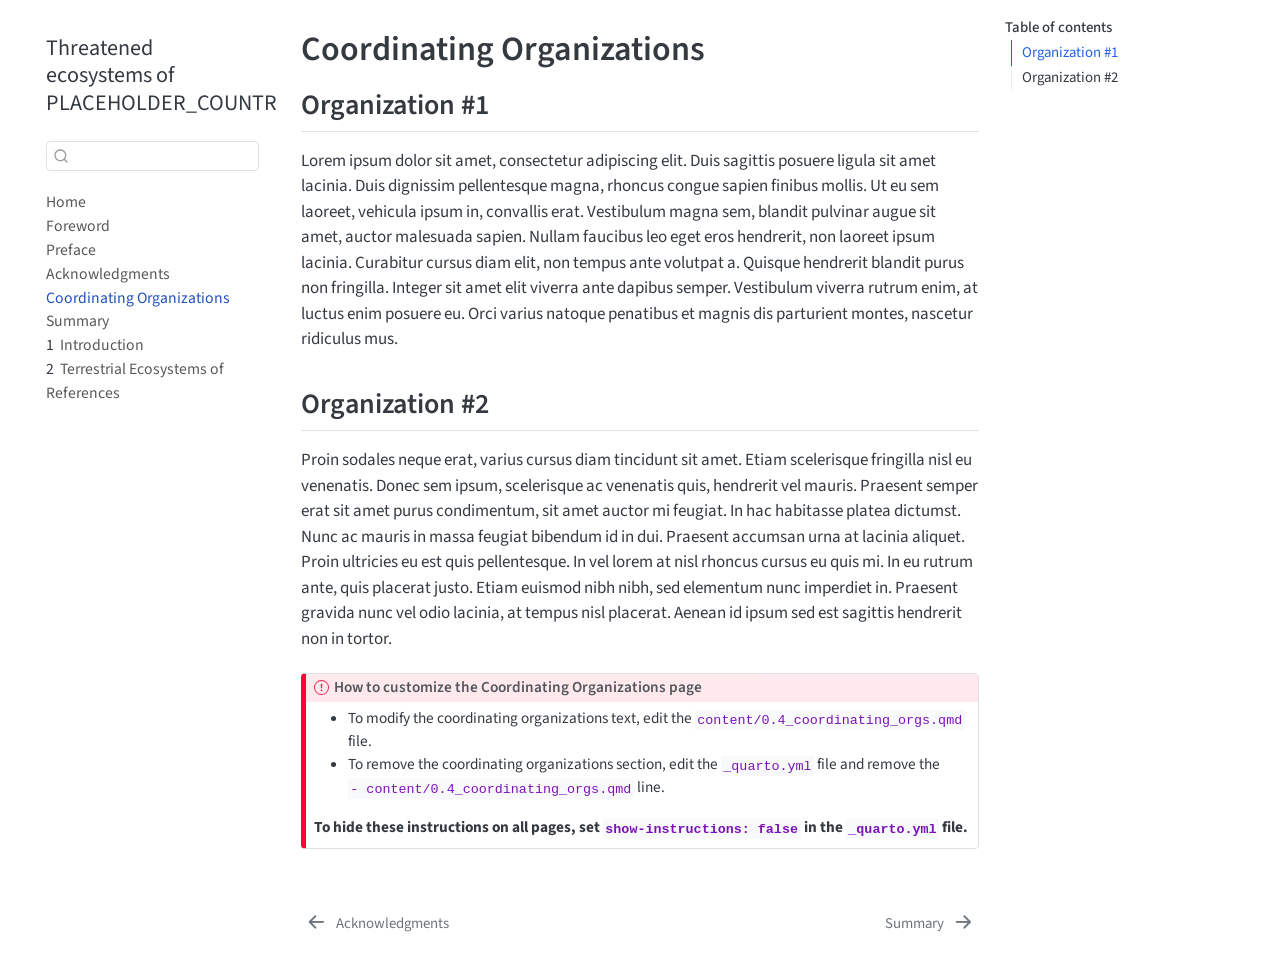
<file: content/0.4_coordinating_orgs.html>
<!DOCTYPE html>
<html xmlns="http://www.w3.org/1999/xhtml" lang="en" xml:lang="en"><head>

<meta charset="utf-8">
<meta name="generator" content="quarto-1.5.56">

<meta name="viewport" content="width=device-width, initial-scale=1.0, user-scalable=yes">


<title>Coordinating Organizations – Threatened ecosystems of PLACEHOLDER_COUNTRY_NAME</title>
<style>
code{white-space: pre-wrap;}
span.smallcaps{font-variant: small-caps;}
div.columns{display: flex; gap: min(4vw, 1.5em);}
div.column{flex: auto; overflow-x: auto;}
div.hanging-indent{margin-left: 1.5em; text-indent: -1.5em;}
ul.task-list{list-style: none;}
ul.task-list li input[type="checkbox"] {
  width: 0.8em;
  margin: 0 0.8em 0.2em -1em; /* quarto-specific, see https://github.com/quarto-dev/quarto-cli/issues/4556 */ 
  vertical-align: middle;
}
</style>


<script src="../site_libs/quarto-nav/quarto-nav.js"></script>
<script src="../site_libs/quarto-nav/headroom.min.js"></script>
<script src="../site_libs/clipboard/clipboard.min.js"></script>
<script src="../site_libs/quarto-search/autocomplete.umd.js"></script>
<script src="../site_libs/quarto-search/fuse.min.js"></script>
<script src="../site_libs/quarto-search/quarto-search.js"></script>
<meta name="quarto:offset" content="../">
<link href="../content/0.5_summary.html" rel="next">
<link href="../content/0.3_acknowledgments.html" rel="prev">
<script src="../site_libs/quarto-html/quarto.js"></script>
<script src="../site_libs/quarto-html/popper.min.js"></script>
<script src="../site_libs/quarto-html/tippy.umd.min.js"></script>
<script src="../site_libs/quarto-html/anchor.min.js"></script>
<link href="../site_libs/quarto-html/tippy.css" rel="stylesheet">
<link href="../site_libs/quarto-html/quarto-syntax-highlighting.css" rel="stylesheet" id="quarto-text-highlighting-styles">
<script src="../site_libs/bootstrap/bootstrap.min.js"></script>
<link href="../site_libs/bootstrap/bootstrap-icons.css" rel="stylesheet">
<link href="../site_libs/bootstrap/bootstrap.min.css" rel="stylesheet" id="quarto-bootstrap" data-mode="light">
<script id="quarto-search-options" type="application/json">{
  "location": "sidebar",
  "copy-button": false,
  "collapse-after": 3,
  "panel-placement": "start",
  "type": "textbox",
  "limit": 50,
  "keyboard-shortcut": [
    "f",
    "/",
    "s"
  ],
  "show-item-context": false,
  "language": {
    "search-no-results-text": "No results",
    "search-matching-documents-text": "matching documents",
    "search-copy-link-title": "Copy link to search",
    "search-hide-matches-text": "Hide additional matches",
    "search-more-match-text": "more match in this document",
    "search-more-matches-text": "more matches in this document",
    "search-clear-button-title": "Clear",
    "search-text-placeholder": "",
    "search-detached-cancel-button-title": "Cancel",
    "search-submit-button-title": "Submit",
    "search-label": "Search"
  }
}</script>


</head>

<body class="nav-sidebar floating">

<div id="quarto-search-results"></div>
  <header id="quarto-header" class="headroom fixed-top">
  <nav class="quarto-secondary-nav">
    <div class="container-fluid d-flex">
      <button type="button" class="quarto-btn-toggle btn" data-bs-toggle="collapse" role="button" data-bs-target=".quarto-sidebar-collapse-item" aria-controls="quarto-sidebar" aria-expanded="false" aria-label="Toggle sidebar navigation" onclick="if (window.quartoToggleHeadroom) { window.quartoToggleHeadroom(); }">
        <i class="bi bi-layout-text-sidebar-reverse"></i>
      </button>
        <nav class="quarto-page-breadcrumbs" aria-label="breadcrumb"><ol class="breadcrumb"><li class="breadcrumb-item"><a href="../content/0.4_coordinating_orgs.html">Coordinating Organizations</a></li></ol></nav>
        <a class="flex-grow-1" role="navigation" data-bs-toggle="collapse" data-bs-target=".quarto-sidebar-collapse-item" aria-controls="quarto-sidebar" aria-expanded="false" aria-label="Toggle sidebar navigation" onclick="if (window.quartoToggleHeadroom) { window.quartoToggleHeadroom(); }">      
        </a>
      <button type="button" class="btn quarto-search-button" aria-label="Search" onclick="window.quartoOpenSearch();">
        <i class="bi bi-search"></i>
      </button>
    </div>
  </nav>
</header>
<!-- content -->
<div id="quarto-content" class="quarto-container page-columns page-rows-contents page-layout-article">
<!-- sidebar -->
  <nav id="quarto-sidebar" class="sidebar collapse collapse-horizontal quarto-sidebar-collapse-item sidebar-navigation floating overflow-auto">
    <div class="pt-lg-2 mt-2 text-left sidebar-header">
    <div class="sidebar-title mb-0 py-0">
      <a href="../">Threatened ecosystems of PLACEHOLDER_COUNTRY_NAME</a> 
    </div>
      </div>
        <div class="mt-2 flex-shrink-0 align-items-center">
        <div class="sidebar-search">
        <div id="quarto-search" class="" title="Search"></div>
        </div>
        </div>
    <div class="sidebar-menu-container"> 
    <ul class="list-unstyled mt-1">
        <li class="sidebar-item">
  <div class="sidebar-item-container"> 
  <a href="../index.html" class="sidebar-item-text sidebar-link">
 <span class="menu-text">Home</span></a>
  </div>
</li>
        <li class="sidebar-item">
  <div class="sidebar-item-container"> 
  <a href="../content/0.1_foreword.html" class="sidebar-item-text sidebar-link">
 <span class="menu-text">Foreword</span></a>
  </div>
</li>
        <li class="sidebar-item">
  <div class="sidebar-item-container"> 
  <a href="../content/0.2_preface.html" class="sidebar-item-text sidebar-link">
 <span class="menu-text">Preface</span></a>
  </div>
</li>
        <li class="sidebar-item">
  <div class="sidebar-item-container"> 
  <a href="../content/0.3_acknowledgments.html" class="sidebar-item-text sidebar-link">
 <span class="menu-text">Acknowledgments</span></a>
  </div>
</li>
        <li class="sidebar-item">
  <div class="sidebar-item-container"> 
  <a href="../content/0.4_coordinating_orgs.html" class="sidebar-item-text sidebar-link active">
 <span class="menu-text">Coordinating Organizations</span></a>
  </div>
</li>
        <li class="sidebar-item">
  <div class="sidebar-item-container"> 
  <a href="../content/0.5_summary.html" class="sidebar-item-text sidebar-link">
 <span class="menu-text">Summary</span></a>
  </div>
</li>
        <li class="sidebar-item">
  <div class="sidebar-item-container"> 
  <a href="../content/1.0_introduction.html" class="sidebar-item-text sidebar-link">
 <span class="menu-text"><span class="chapter-number">1</span>&nbsp; <span class="chapter-title">Introduction</span></span></a>
  </div>
</li>
        <li class="sidebar-item">
  <div class="sidebar-item-container"> 
  <a href="../content/2_ecosystem_overview.html" class="sidebar-item-text sidebar-link">
 <span class="menu-text"><span class="chapter-number">2</span>&nbsp; <span class="chapter-title">Terrestrial Ecosystems of</span></span></a>
  </div>
</li>
        <li class="sidebar-item">
  <div class="sidebar-item-container"> 
  <a href="../references.html" class="sidebar-item-text sidebar-link">
 <span class="menu-text">References</span></a>
  </div>
</li>
    </ul>
    </div>
</nav>
<div id="quarto-sidebar-glass" class="quarto-sidebar-collapse-item" data-bs-toggle="collapse" data-bs-target=".quarto-sidebar-collapse-item"></div>
<!-- margin-sidebar -->
    <div id="quarto-margin-sidebar" class="sidebar margin-sidebar">
        <nav id="TOC" role="doc-toc" class="toc-active">
    <h2 id="toc-title">Table of contents</h2>
   
  <ul>
  <li><a href="#organization-1" id="toc-organization-1" class="nav-link active" data-scroll-target="#organization-1">Organization #1</a></li>
  <li><a href="#organization-2" id="toc-organization-2" class="nav-link" data-scroll-target="#organization-2">Organization #2</a></li>
  </ul>
</nav>
    </div>
<!-- main -->
<main class="content" id="quarto-document-content">

<header id="title-block-header" class="quarto-title-block default">
<div class="quarto-title">
<h1 class="title">Coordinating Organizations</h1>
</div>



<div class="quarto-title-meta">

    
  
    
  </div>
  


</header>


<section id="organization-1" class="level2">
<h2 class="anchored" data-anchor-id="organization-1">Organization #1</h2>
<p>Lorem ipsum dolor sit amet, consectetur adipiscing elit. Duis sagittis posuere ligula sit amet lacinia. Duis dignissim pellentesque magna, rhoncus congue sapien finibus mollis. Ut eu sem laoreet, vehicula ipsum in, convallis erat. Vestibulum magna sem, blandit pulvinar augue sit amet, auctor malesuada sapien. Nullam faucibus leo eget eros hendrerit, non laoreet ipsum lacinia. Curabitur cursus diam elit, non tempus ante volutpat a. Quisque hendrerit blandit purus non fringilla. Integer sit amet elit viverra ante dapibus semper. Vestibulum viverra rutrum enim, at luctus enim posuere eu. Orci varius natoque penatibus et magnis dis parturient montes, nascetur ridiculus mus.</p>
</section>
<section id="organization-2" class="level2">
<h2 class="anchored" data-anchor-id="organization-2">Organization #2</h2>
<p>Proin sodales neque erat, varius cursus diam tincidunt sit amet. Etiam scelerisque fringilla nisl eu venenatis. Donec sem ipsum, scelerisque ac venenatis quis, hendrerit vel mauris. Praesent semper erat sit amet purus condimentum, sit amet auctor mi feugiat. In hac habitasse platea dictumst. Nunc ac mauris in massa feugiat bibendum id in dui. Praesent accumsan urna at lacinia aliquet. Proin ultricies eu est quis pellentesque. In vel lorem at nisl rhoncus cursus eu quis mi. In eu rutrum ante, quis placerat justo. Etiam euismod nibh nibh, sed elementum nunc imperdiet in. Praesent gravida nunc vel odio lacinia, at tempus nisl placerat. Aenean id ipsum sed est sagittis hendrerit non in tortor.</p>
<div class="callout callout-style-default callout-important callout-titled">
<div class="callout-header d-flex align-content-center">
<div class="callout-icon-container">
<i class="callout-icon"></i>
</div>
<div class="callout-title-container flex-fill">
How to customize the Coordinating Organizations page
</div>
</div>
<div class="callout-body-container callout-body">
<ul>
<li>To modify the coordinating organizations text, edit the <code>content/0.4_coordinating_orgs.qmd</code> file.</li>
<li>To remove the coordinating organizations section, edit the <code>_quarto.yml</code> file and remove the <code>- content/0.4_coordinating_orgs.qmd</code> line.</li>
</ul>
<p><strong>To hide these instructions on all pages, set <code>show-instructions: false</code> in the <code>_quarto.yml</code> file.</strong></p>
</div>
</div>


</section>

</main> <!-- /main -->
<script id="quarto-html-after-body" type="application/javascript">
window.document.addEventListener("DOMContentLoaded", function (event) {
  const toggleBodyColorMode = (bsSheetEl) => {
    const mode = bsSheetEl.getAttribute("data-mode");
    const bodyEl = window.document.querySelector("body");
    if (mode === "dark") {
      bodyEl.classList.add("quarto-dark");
      bodyEl.classList.remove("quarto-light");
    } else {
      bodyEl.classList.add("quarto-light");
      bodyEl.classList.remove("quarto-dark");
    }
  }
  const toggleBodyColorPrimary = () => {
    const bsSheetEl = window.document.querySelector("link#quarto-bootstrap");
    if (bsSheetEl) {
      toggleBodyColorMode(bsSheetEl);
    }
  }
  toggleBodyColorPrimary();  
  const icon = "";
  const anchorJS = new window.AnchorJS();
  anchorJS.options = {
    placement: 'right',
    icon: icon
  };
  anchorJS.add('.anchored');
  const isCodeAnnotation = (el) => {
    for (const clz of el.classList) {
      if (clz.startsWith('code-annotation-')) {                     
        return true;
      }
    }
    return false;
  }
  const onCopySuccess = function(e) {
    // button target
    const button = e.trigger;
    // don't keep focus
    button.blur();
    // flash "checked"
    button.classList.add('code-copy-button-checked');
    var currentTitle = button.getAttribute("title");
    button.setAttribute("title", "Copied!");
    let tooltip;
    if (window.bootstrap) {
      button.setAttribute("data-bs-toggle", "tooltip");
      button.setAttribute("data-bs-placement", "left");
      button.setAttribute("data-bs-title", "Copied!");
      tooltip = new bootstrap.Tooltip(button, 
        { trigger: "manual", 
          customClass: "code-copy-button-tooltip",
          offset: [0, -8]});
      tooltip.show();    
    }
    setTimeout(function() {
      if (tooltip) {
        tooltip.hide();
        button.removeAttribute("data-bs-title");
        button.removeAttribute("data-bs-toggle");
        button.removeAttribute("data-bs-placement");
      }
      button.setAttribute("title", currentTitle);
      button.classList.remove('code-copy-button-checked');
    }, 1000);
    // clear code selection
    e.clearSelection();
  }
  const getTextToCopy = function(trigger) {
      const codeEl = trigger.previousElementSibling.cloneNode(true);
      for (const childEl of codeEl.children) {
        if (isCodeAnnotation(childEl)) {
          childEl.remove();
        }
      }
      return codeEl.innerText;
  }
  const clipboard = new window.ClipboardJS('.code-copy-button:not([data-in-quarto-modal])', {
    text: getTextToCopy
  });
  clipboard.on('success', onCopySuccess);
  if (window.document.getElementById('quarto-embedded-source-code-modal')) {
    // For code content inside modals, clipBoardJS needs to be initialized with a container option
    // TODO: Check when it could be a function (https://github.com/zenorocha/clipboard.js/issues/860)
    const clipboardModal = new window.ClipboardJS('.code-copy-button[data-in-quarto-modal]', {
      text: getTextToCopy,
      container: window.document.getElementById('quarto-embedded-source-code-modal')
    });
    clipboardModal.on('success', onCopySuccess);
  }
    var localhostRegex = new RegExp(/^(?:http|https):\/\/localhost\:?[0-9]*\//);
    var mailtoRegex = new RegExp(/^mailto:/);
      var filterRegex = new RegExp('/' + window.location.host + '/');
    var isInternal = (href) => {
        return filterRegex.test(href) || localhostRegex.test(href) || mailtoRegex.test(href);
    }
    // Inspect non-navigation links and adorn them if external
 	var links = window.document.querySelectorAll('a[href]:not(.nav-link):not(.navbar-brand):not(.toc-action):not(.sidebar-link):not(.sidebar-item-toggle):not(.pagination-link):not(.no-external):not([aria-hidden]):not(.dropdown-item):not(.quarto-navigation-tool):not(.about-link)');
    for (var i=0; i<links.length; i++) {
      const link = links[i];
      if (!isInternal(link.href)) {
        // undo the damage that might have been done by quarto-nav.js in the case of
        // links that we want to consider external
        if (link.dataset.originalHref !== undefined) {
          link.href = link.dataset.originalHref;
        }
      }
    }
  function tippyHover(el, contentFn, onTriggerFn, onUntriggerFn) {
    const config = {
      allowHTML: true,
      maxWidth: 500,
      delay: 100,
      arrow: false,
      appendTo: function(el) {
          return el.parentElement;
      },
      interactive: true,
      interactiveBorder: 10,
      theme: 'quarto',
      placement: 'bottom-start',
    };
    if (contentFn) {
      config.content = contentFn;
    }
    if (onTriggerFn) {
      config.onTrigger = onTriggerFn;
    }
    if (onUntriggerFn) {
      config.onUntrigger = onUntriggerFn;
    }
    window.tippy(el, config); 
  }
  const noterefs = window.document.querySelectorAll('a[role="doc-noteref"]');
  for (var i=0; i<noterefs.length; i++) {
    const ref = noterefs[i];
    tippyHover(ref, function() {
      // use id or data attribute instead here
      let href = ref.getAttribute('data-footnote-href') || ref.getAttribute('href');
      try { href = new URL(href).hash; } catch {}
      const id = href.replace(/^#\/?/, "");
      const note = window.document.getElementById(id);
      if (note) {
        return note.innerHTML;
      } else {
        return "";
      }
    });
  }
  const xrefs = window.document.querySelectorAll('a.quarto-xref');
  const processXRef = (id, note) => {
    // Strip column container classes
    const stripColumnClz = (el) => {
      el.classList.remove("page-full", "page-columns");
      if (el.children) {
        for (const child of el.children) {
          stripColumnClz(child);
        }
      }
    }
    stripColumnClz(note)
    if (id === null || id.startsWith('sec-')) {
      // Special case sections, only their first couple elements
      const container = document.createElement("div");
      if (note.children && note.children.length > 2) {
        container.appendChild(note.children[0].cloneNode(true));
        for (let i = 1; i < note.children.length; i++) {
          const child = note.children[i];
          if (child.tagName === "P" && child.innerText === "") {
            continue;
          } else {
            container.appendChild(child.cloneNode(true));
            break;
          }
        }
        if (window.Quarto?.typesetMath) {
          window.Quarto.typesetMath(container);
        }
        return container.innerHTML
      } else {
        if (window.Quarto?.typesetMath) {
          window.Quarto.typesetMath(note);
        }
        return note.innerHTML;
      }
    } else {
      // Remove any anchor links if they are present
      const anchorLink = note.querySelector('a.anchorjs-link');
      if (anchorLink) {
        anchorLink.remove();
      }
      if (window.Quarto?.typesetMath) {
        window.Quarto.typesetMath(note);
      }
      // TODO in 1.5, we should make sure this works without a callout special case
      if (note.classList.contains("callout")) {
        return note.outerHTML;
      } else {
        return note.innerHTML;
      }
    }
  }
  for (var i=0; i<xrefs.length; i++) {
    const xref = xrefs[i];
    tippyHover(xref, undefined, function(instance) {
      instance.disable();
      let url = xref.getAttribute('href');
      let hash = undefined; 
      if (url.startsWith('#')) {
        hash = url;
      } else {
        try { hash = new URL(url).hash; } catch {}
      }
      if (hash) {
        const id = hash.replace(/^#\/?/, "");
        const note = window.document.getElementById(id);
        if (note !== null) {
          try {
            const html = processXRef(id, note.cloneNode(true));
            instance.setContent(html);
          } finally {
            instance.enable();
            instance.show();
          }
        } else {
          // See if we can fetch this
          fetch(url.split('#')[0])
          .then(res => res.text())
          .then(html => {
            const parser = new DOMParser();
            const htmlDoc = parser.parseFromString(html, "text/html");
            const note = htmlDoc.getElementById(id);
            if (note !== null) {
              const html = processXRef(id, note);
              instance.setContent(html);
            } 
          }).finally(() => {
            instance.enable();
            instance.show();
          });
        }
      } else {
        // See if we can fetch a full url (with no hash to target)
        // This is a special case and we should probably do some content thinning / targeting
        fetch(url)
        .then(res => res.text())
        .then(html => {
          const parser = new DOMParser();
          const htmlDoc = parser.parseFromString(html, "text/html");
          const note = htmlDoc.querySelector('main.content');
          if (note !== null) {
            // This should only happen for chapter cross references
            // (since there is no id in the URL)
            // remove the first header
            if (note.children.length > 0 && note.children[0].tagName === "HEADER") {
              note.children[0].remove();
            }
            const html = processXRef(null, note);
            instance.setContent(html);
          } 
        }).finally(() => {
          instance.enable();
          instance.show();
        });
      }
    }, function(instance) {
    });
  }
      let selectedAnnoteEl;
      const selectorForAnnotation = ( cell, annotation) => {
        let cellAttr = 'data-code-cell="' + cell + '"';
        let lineAttr = 'data-code-annotation="' +  annotation + '"';
        const selector = 'span[' + cellAttr + '][' + lineAttr + ']';
        return selector;
      }
      const selectCodeLines = (annoteEl) => {
        const doc = window.document;
        const targetCell = annoteEl.getAttribute("data-target-cell");
        const targetAnnotation = annoteEl.getAttribute("data-target-annotation");
        const annoteSpan = window.document.querySelector(selectorForAnnotation(targetCell, targetAnnotation));
        const lines = annoteSpan.getAttribute("data-code-lines").split(",");
        const lineIds = lines.map((line) => {
          return targetCell + "-" + line;
        })
        let top = null;
        let height = null;
        let parent = null;
        if (lineIds.length > 0) {
            //compute the position of the single el (top and bottom and make a div)
            const el = window.document.getElementById(lineIds[0]);
            top = el.offsetTop;
            height = el.offsetHeight;
            parent = el.parentElement.parentElement;
          if (lineIds.length > 1) {
            const lastEl = window.document.getElementById(lineIds[lineIds.length - 1]);
            const bottom = lastEl.offsetTop + lastEl.offsetHeight;
            height = bottom - top;
          }
          if (top !== null && height !== null && parent !== null) {
            // cook up a div (if necessary) and position it 
            let div = window.document.getElementById("code-annotation-line-highlight");
            if (div === null) {
              div = window.document.createElement("div");
              div.setAttribute("id", "code-annotation-line-highlight");
              div.style.position = 'absolute';
              parent.appendChild(div);
            }
            div.style.top = top - 2 + "px";
            div.style.height = height + 4 + "px";
            div.style.left = 0;
            let gutterDiv = window.document.getElementById("code-annotation-line-highlight-gutter");
            if (gutterDiv === null) {
              gutterDiv = window.document.createElement("div");
              gutterDiv.setAttribute("id", "code-annotation-line-highlight-gutter");
              gutterDiv.style.position = 'absolute';
              const codeCell = window.document.getElementById(targetCell);
              const gutter = codeCell.querySelector('.code-annotation-gutter');
              gutter.appendChild(gutterDiv);
            }
            gutterDiv.style.top = top - 2 + "px";
            gutterDiv.style.height = height + 4 + "px";
          }
          selectedAnnoteEl = annoteEl;
        }
      };
      const unselectCodeLines = () => {
        const elementsIds = ["code-annotation-line-highlight", "code-annotation-line-highlight-gutter"];
        elementsIds.forEach((elId) => {
          const div = window.document.getElementById(elId);
          if (div) {
            div.remove();
          }
        });
        selectedAnnoteEl = undefined;
      };
        // Handle positioning of the toggle
    window.addEventListener(
      "resize",
      throttle(() => {
        elRect = undefined;
        if (selectedAnnoteEl) {
          selectCodeLines(selectedAnnoteEl);
        }
      }, 10)
    );
    function throttle(fn, ms) {
    let throttle = false;
    let timer;
      return (...args) => {
        if(!throttle) { // first call gets through
            fn.apply(this, args);
            throttle = true;
        } else { // all the others get throttled
            if(timer) clearTimeout(timer); // cancel #2
            timer = setTimeout(() => {
              fn.apply(this, args);
              timer = throttle = false;
            }, ms);
        }
      };
    }
      // Attach click handler to the DT
      const annoteDls = window.document.querySelectorAll('dt[data-target-cell]');
      for (const annoteDlNode of annoteDls) {
        annoteDlNode.addEventListener('click', (event) => {
          const clickedEl = event.target;
          if (clickedEl !== selectedAnnoteEl) {
            unselectCodeLines();
            const activeEl = window.document.querySelector('dt[data-target-cell].code-annotation-active');
            if (activeEl) {
              activeEl.classList.remove('code-annotation-active');
            }
            selectCodeLines(clickedEl);
            clickedEl.classList.add('code-annotation-active');
          } else {
            // Unselect the line
            unselectCodeLines();
            clickedEl.classList.remove('code-annotation-active');
          }
        });
      }
  const findCites = (el) => {
    const parentEl = el.parentElement;
    if (parentEl) {
      const cites = parentEl.dataset.cites;
      if (cites) {
        return {
          el,
          cites: cites.split(' ')
        };
      } else {
        return findCites(el.parentElement)
      }
    } else {
      return undefined;
    }
  };
  var bibliorefs = window.document.querySelectorAll('a[role="doc-biblioref"]');
  for (var i=0; i<bibliorefs.length; i++) {
    const ref = bibliorefs[i];
    const citeInfo = findCites(ref);
    if (citeInfo) {
      tippyHover(citeInfo.el, function() {
        var popup = window.document.createElement('div');
        citeInfo.cites.forEach(function(cite) {
          var citeDiv = window.document.createElement('div');
          citeDiv.classList.add('hanging-indent');
          citeDiv.classList.add('csl-entry');
          var biblioDiv = window.document.getElementById('ref-' + cite);
          if (biblioDiv) {
            citeDiv.innerHTML = biblioDiv.innerHTML;
          }
          popup.appendChild(citeDiv);
        });
        return popup.innerHTML;
      });
    }
  }
});
</script>
<nav class="page-navigation">
  <div class="nav-page nav-page-previous">
      <a href="../content/0.3_acknowledgments.html" class="pagination-link" aria-label="Acknowledgments">
        <i class="bi bi-arrow-left-short"></i> <span class="nav-page-text">Acknowledgments</span>
      </a>          
  </div>
  <div class="nav-page nav-page-next">
      <a href="../content/0.5_summary.html" class="pagination-link" aria-label="Summary">
        <span class="nav-page-text">Summary</span> <i class="bi bi-arrow-right-short"></i>
      </a>
  </div>
</nav>
</div> <!-- /content -->




</body></html>
</file>
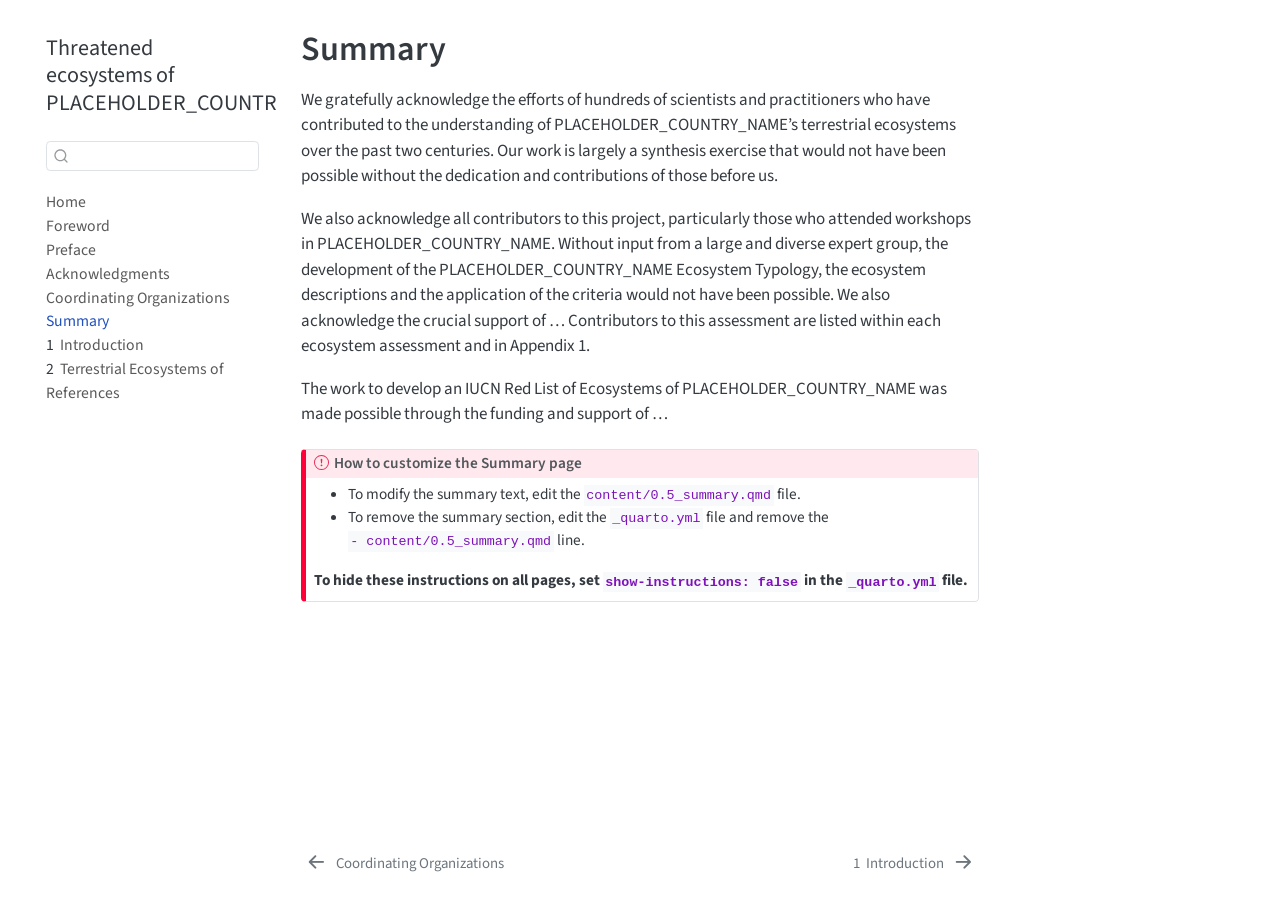
<file: content/0.5_summary.html>
<!DOCTYPE html>
<html xmlns="http://www.w3.org/1999/xhtml" lang="en" xml:lang="en"><head>

<meta charset="utf-8">
<meta name="generator" content="quarto-1.5.56">

<meta name="viewport" content="width=device-width, initial-scale=1.0, user-scalable=yes">


<title>Summary – Threatened ecosystems of PLACEHOLDER_COUNTRY_NAME</title>
<style>
code{white-space: pre-wrap;}
span.smallcaps{font-variant: small-caps;}
div.columns{display: flex; gap: min(4vw, 1.5em);}
div.column{flex: auto; overflow-x: auto;}
div.hanging-indent{margin-left: 1.5em; text-indent: -1.5em;}
ul.task-list{list-style: none;}
ul.task-list li input[type="checkbox"] {
  width: 0.8em;
  margin: 0 0.8em 0.2em -1em; /* quarto-specific, see https://github.com/quarto-dev/quarto-cli/issues/4556 */ 
  vertical-align: middle;
}
</style>


<script src="../site_libs/quarto-nav/quarto-nav.js"></script>
<script src="../site_libs/quarto-nav/headroom.min.js"></script>
<script src="../site_libs/clipboard/clipboard.min.js"></script>
<script src="../site_libs/quarto-search/autocomplete.umd.js"></script>
<script src="../site_libs/quarto-search/fuse.min.js"></script>
<script src="../site_libs/quarto-search/quarto-search.js"></script>
<meta name="quarto:offset" content="../">
<link href="../content/1.0_introduction.html" rel="next">
<link href="../content/0.4_coordinating_orgs.html" rel="prev">
<script src="../site_libs/quarto-html/quarto.js"></script>
<script src="../site_libs/quarto-html/popper.min.js"></script>
<script src="../site_libs/quarto-html/tippy.umd.min.js"></script>
<script src="../site_libs/quarto-html/anchor.min.js"></script>
<link href="../site_libs/quarto-html/tippy.css" rel="stylesheet">
<link href="../site_libs/quarto-html/quarto-syntax-highlighting.css" rel="stylesheet" id="quarto-text-highlighting-styles">
<script src="../site_libs/bootstrap/bootstrap.min.js"></script>
<link href="../site_libs/bootstrap/bootstrap-icons.css" rel="stylesheet">
<link href="../site_libs/bootstrap/bootstrap.min.css" rel="stylesheet" id="quarto-bootstrap" data-mode="light">
<script id="quarto-search-options" type="application/json">{
  "location": "sidebar",
  "copy-button": false,
  "collapse-after": 3,
  "panel-placement": "start",
  "type": "textbox",
  "limit": 50,
  "keyboard-shortcut": [
    "f",
    "/",
    "s"
  ],
  "show-item-context": false,
  "language": {
    "search-no-results-text": "No results",
    "search-matching-documents-text": "matching documents",
    "search-copy-link-title": "Copy link to search",
    "search-hide-matches-text": "Hide additional matches",
    "search-more-match-text": "more match in this document",
    "search-more-matches-text": "more matches in this document",
    "search-clear-button-title": "Clear",
    "search-text-placeholder": "",
    "search-detached-cancel-button-title": "Cancel",
    "search-submit-button-title": "Submit",
    "search-label": "Search"
  }
}</script>


</head>

<body class="nav-sidebar floating">

<div id="quarto-search-results"></div>
  <header id="quarto-header" class="headroom fixed-top">
  <nav class="quarto-secondary-nav">
    <div class="container-fluid d-flex">
      <button type="button" class="quarto-btn-toggle btn" data-bs-toggle="collapse" role="button" data-bs-target=".quarto-sidebar-collapse-item" aria-controls="quarto-sidebar" aria-expanded="false" aria-label="Toggle sidebar navigation" onclick="if (window.quartoToggleHeadroom) { window.quartoToggleHeadroom(); }">
        <i class="bi bi-layout-text-sidebar-reverse"></i>
      </button>
        <nav class="quarto-page-breadcrumbs" aria-label="breadcrumb"><ol class="breadcrumb"><li class="breadcrumb-item"><a href="../content/0.5_summary.html">Summary</a></li></ol></nav>
        <a class="flex-grow-1" role="navigation" data-bs-toggle="collapse" data-bs-target=".quarto-sidebar-collapse-item" aria-controls="quarto-sidebar" aria-expanded="false" aria-label="Toggle sidebar navigation" onclick="if (window.quartoToggleHeadroom) { window.quartoToggleHeadroom(); }">      
        </a>
      <button type="button" class="btn quarto-search-button" aria-label="Search" onclick="window.quartoOpenSearch();">
        <i class="bi bi-search"></i>
      </button>
    </div>
  </nav>
</header>
<!-- content -->
<div id="quarto-content" class="quarto-container page-columns page-rows-contents page-layout-article">
<!-- sidebar -->
  <nav id="quarto-sidebar" class="sidebar collapse collapse-horizontal quarto-sidebar-collapse-item sidebar-navigation floating overflow-auto">
    <div class="pt-lg-2 mt-2 text-left sidebar-header">
    <div class="sidebar-title mb-0 py-0">
      <a href="../">Threatened ecosystems of PLACEHOLDER_COUNTRY_NAME</a> 
    </div>
      </div>
        <div class="mt-2 flex-shrink-0 align-items-center">
        <div class="sidebar-search">
        <div id="quarto-search" class="" title="Search"></div>
        </div>
        </div>
    <div class="sidebar-menu-container"> 
    <ul class="list-unstyled mt-1">
        <li class="sidebar-item">
  <div class="sidebar-item-container"> 
  <a href="../index.html" class="sidebar-item-text sidebar-link">
 <span class="menu-text">Home</span></a>
  </div>
</li>
        <li class="sidebar-item">
  <div class="sidebar-item-container"> 
  <a href="../content/0.1_foreword.html" class="sidebar-item-text sidebar-link">
 <span class="menu-text">Foreword</span></a>
  </div>
</li>
        <li class="sidebar-item">
  <div class="sidebar-item-container"> 
  <a href="../content/0.2_preface.html" class="sidebar-item-text sidebar-link">
 <span class="menu-text">Preface</span></a>
  </div>
</li>
        <li class="sidebar-item">
  <div class="sidebar-item-container"> 
  <a href="../content/0.3_acknowledgments.html" class="sidebar-item-text sidebar-link">
 <span class="menu-text">Acknowledgments</span></a>
  </div>
</li>
        <li class="sidebar-item">
  <div class="sidebar-item-container"> 
  <a href="../content/0.4_coordinating_orgs.html" class="sidebar-item-text sidebar-link">
 <span class="menu-text">Coordinating Organizations</span></a>
  </div>
</li>
        <li class="sidebar-item">
  <div class="sidebar-item-container"> 
  <a href="../content/0.5_summary.html" class="sidebar-item-text sidebar-link active">
 <span class="menu-text">Summary</span></a>
  </div>
</li>
        <li class="sidebar-item">
  <div class="sidebar-item-container"> 
  <a href="../content/1.0_introduction.html" class="sidebar-item-text sidebar-link">
 <span class="menu-text"><span class="chapter-number">1</span>&nbsp; <span class="chapter-title">Introduction</span></span></a>
  </div>
</li>
        <li class="sidebar-item">
  <div class="sidebar-item-container"> 
  <a href="../content/2_ecosystem_overview.html" class="sidebar-item-text sidebar-link">
 <span class="menu-text"><span class="chapter-number">2</span>&nbsp; <span class="chapter-title">Terrestrial Ecosystems of</span></span></a>
  </div>
</li>
        <li class="sidebar-item">
  <div class="sidebar-item-container"> 
  <a href="../references.html" class="sidebar-item-text sidebar-link">
 <span class="menu-text">References</span></a>
  </div>
</li>
    </ul>
    </div>
</nav>
<div id="quarto-sidebar-glass" class="quarto-sidebar-collapse-item" data-bs-toggle="collapse" data-bs-target=".quarto-sidebar-collapse-item"></div>
<!-- margin-sidebar -->
    <div id="quarto-margin-sidebar" class="sidebar margin-sidebar zindex-bottom">
        
    </div>
<!-- main -->
<main class="content" id="quarto-document-content">

<header id="title-block-header" class="quarto-title-block default">
<div class="quarto-title">
<h1 class="title">Summary</h1>
</div>



<div class="quarto-title-meta">

    
  
    
  </div>
  


</header>


<p>We gratefully acknowledge the efforts of hundreds of scientists and practitioners who have contributed to the understanding of PLACEHOLDER_COUNTRY_NAME’s terrestrial ecosystems over the past two centuries. Our work is largely a synthesis exercise that would not have been possible without the dedication and contributions of those before us.</p>
<p>We also acknowledge all contributors to this project, particularly those who attended workshops in PLACEHOLDER_COUNTRY_NAME. Without input from a large and diverse expert group, the development of the PLACEHOLDER_COUNTRY_NAME Ecosystem Typology, the ecosystem descriptions and the application of the criteria would not have been possible. We also acknowledge the crucial support of … Contributors to this assessment are listed within each ecosystem assessment and in Appendix 1.</p>
<p>The work to develop an IUCN Red List of Ecosystems of PLACEHOLDER_COUNTRY_NAME was made possible through the funding and support of …</p>
<div class="callout callout-style-default callout-important callout-titled">
<div class="callout-header d-flex align-content-center">
<div class="callout-icon-container">
<i class="callout-icon"></i>
</div>
<div class="callout-title-container flex-fill">
How to customize the Summary page
</div>
</div>
<div class="callout-body-container callout-body">
<ul>
<li>To modify the summary text, edit the <code>content/0.5_summary.qmd</code> file.</li>
<li>To remove the summary section, edit the <code>_quarto.yml</code> file and remove the <code>- content/0.5_summary.qmd</code> line.</li>
</ul>
<p><strong>To hide these instructions on all pages, set <code>show-instructions: false</code> in the <code>_quarto.yml</code> file.</strong></p>
</div>
</div>



</main> <!-- /main -->
<script id="quarto-html-after-body" type="application/javascript">
window.document.addEventListener("DOMContentLoaded", function (event) {
  const toggleBodyColorMode = (bsSheetEl) => {
    const mode = bsSheetEl.getAttribute("data-mode");
    const bodyEl = window.document.querySelector("body");
    if (mode === "dark") {
      bodyEl.classList.add("quarto-dark");
      bodyEl.classList.remove("quarto-light");
    } else {
      bodyEl.classList.add("quarto-light");
      bodyEl.classList.remove("quarto-dark");
    }
  }
  const toggleBodyColorPrimary = () => {
    const bsSheetEl = window.document.querySelector("link#quarto-bootstrap");
    if (bsSheetEl) {
      toggleBodyColorMode(bsSheetEl);
    }
  }
  toggleBodyColorPrimary();  
  const icon = "";
  const anchorJS = new window.AnchorJS();
  anchorJS.options = {
    placement: 'right',
    icon: icon
  };
  anchorJS.add('.anchored');
  const isCodeAnnotation = (el) => {
    for (const clz of el.classList) {
      if (clz.startsWith('code-annotation-')) {                     
        return true;
      }
    }
    return false;
  }
  const onCopySuccess = function(e) {
    // button target
    const button = e.trigger;
    // don't keep focus
    button.blur();
    // flash "checked"
    button.classList.add('code-copy-button-checked');
    var currentTitle = button.getAttribute("title");
    button.setAttribute("title", "Copied!");
    let tooltip;
    if (window.bootstrap) {
      button.setAttribute("data-bs-toggle", "tooltip");
      button.setAttribute("data-bs-placement", "left");
      button.setAttribute("data-bs-title", "Copied!");
      tooltip = new bootstrap.Tooltip(button, 
        { trigger: "manual", 
          customClass: "code-copy-button-tooltip",
          offset: [0, -8]});
      tooltip.show();    
    }
    setTimeout(function() {
      if (tooltip) {
        tooltip.hide();
        button.removeAttribute("data-bs-title");
        button.removeAttribute("data-bs-toggle");
        button.removeAttribute("data-bs-placement");
      }
      button.setAttribute("title", currentTitle);
      button.classList.remove('code-copy-button-checked');
    }, 1000);
    // clear code selection
    e.clearSelection();
  }
  const getTextToCopy = function(trigger) {
      const codeEl = trigger.previousElementSibling.cloneNode(true);
      for (const childEl of codeEl.children) {
        if (isCodeAnnotation(childEl)) {
          childEl.remove();
        }
      }
      return codeEl.innerText;
  }
  const clipboard = new window.ClipboardJS('.code-copy-button:not([data-in-quarto-modal])', {
    text: getTextToCopy
  });
  clipboard.on('success', onCopySuccess);
  if (window.document.getElementById('quarto-embedded-source-code-modal')) {
    // For code content inside modals, clipBoardJS needs to be initialized with a container option
    // TODO: Check when it could be a function (https://github.com/zenorocha/clipboard.js/issues/860)
    const clipboardModal = new window.ClipboardJS('.code-copy-button[data-in-quarto-modal]', {
      text: getTextToCopy,
      container: window.document.getElementById('quarto-embedded-source-code-modal')
    });
    clipboardModal.on('success', onCopySuccess);
  }
    var localhostRegex = new RegExp(/^(?:http|https):\/\/localhost\:?[0-9]*\//);
    var mailtoRegex = new RegExp(/^mailto:/);
      var filterRegex = new RegExp('/' + window.location.host + '/');
    var isInternal = (href) => {
        return filterRegex.test(href) || localhostRegex.test(href) || mailtoRegex.test(href);
    }
    // Inspect non-navigation links and adorn them if external
 	var links = window.document.querySelectorAll('a[href]:not(.nav-link):not(.navbar-brand):not(.toc-action):not(.sidebar-link):not(.sidebar-item-toggle):not(.pagination-link):not(.no-external):not([aria-hidden]):not(.dropdown-item):not(.quarto-navigation-tool):not(.about-link)');
    for (var i=0; i<links.length; i++) {
      const link = links[i];
      if (!isInternal(link.href)) {
        // undo the damage that might have been done by quarto-nav.js in the case of
        // links that we want to consider external
        if (link.dataset.originalHref !== undefined) {
          link.href = link.dataset.originalHref;
        }
      }
    }
  function tippyHover(el, contentFn, onTriggerFn, onUntriggerFn) {
    const config = {
      allowHTML: true,
      maxWidth: 500,
      delay: 100,
      arrow: false,
      appendTo: function(el) {
          return el.parentElement;
      },
      interactive: true,
      interactiveBorder: 10,
      theme: 'quarto',
      placement: 'bottom-start',
    };
    if (contentFn) {
      config.content = contentFn;
    }
    if (onTriggerFn) {
      config.onTrigger = onTriggerFn;
    }
    if (onUntriggerFn) {
      config.onUntrigger = onUntriggerFn;
    }
    window.tippy(el, config); 
  }
  const noterefs = window.document.querySelectorAll('a[role="doc-noteref"]');
  for (var i=0; i<noterefs.length; i++) {
    const ref = noterefs[i];
    tippyHover(ref, function() {
      // use id or data attribute instead here
      let href = ref.getAttribute('data-footnote-href') || ref.getAttribute('href');
      try { href = new URL(href).hash; } catch {}
      const id = href.replace(/^#\/?/, "");
      const note = window.document.getElementById(id);
      if (note) {
        return note.innerHTML;
      } else {
        return "";
      }
    });
  }
  const xrefs = window.document.querySelectorAll('a.quarto-xref');
  const processXRef = (id, note) => {
    // Strip column container classes
    const stripColumnClz = (el) => {
      el.classList.remove("page-full", "page-columns");
      if (el.children) {
        for (const child of el.children) {
          stripColumnClz(child);
        }
      }
    }
    stripColumnClz(note)
    if (id === null || id.startsWith('sec-')) {
      // Special case sections, only their first couple elements
      const container = document.createElement("div");
      if (note.children && note.children.length > 2) {
        container.appendChild(note.children[0].cloneNode(true));
        for (let i = 1; i < note.children.length; i++) {
          const child = note.children[i];
          if (child.tagName === "P" && child.innerText === "") {
            continue;
          } else {
            container.appendChild(child.cloneNode(true));
            break;
          }
        }
        if (window.Quarto?.typesetMath) {
          window.Quarto.typesetMath(container);
        }
        return container.innerHTML
      } else {
        if (window.Quarto?.typesetMath) {
          window.Quarto.typesetMath(note);
        }
        return note.innerHTML;
      }
    } else {
      // Remove any anchor links if they are present
      const anchorLink = note.querySelector('a.anchorjs-link');
      if (anchorLink) {
        anchorLink.remove();
      }
      if (window.Quarto?.typesetMath) {
        window.Quarto.typesetMath(note);
      }
      // TODO in 1.5, we should make sure this works without a callout special case
      if (note.classList.contains("callout")) {
        return note.outerHTML;
      } else {
        return note.innerHTML;
      }
    }
  }
  for (var i=0; i<xrefs.length; i++) {
    const xref = xrefs[i];
    tippyHover(xref, undefined, function(instance) {
      instance.disable();
      let url = xref.getAttribute('href');
      let hash = undefined; 
      if (url.startsWith('#')) {
        hash = url;
      } else {
        try { hash = new URL(url).hash; } catch {}
      }
      if (hash) {
        const id = hash.replace(/^#\/?/, "");
        const note = window.document.getElementById(id);
        if (note !== null) {
          try {
            const html = processXRef(id, note.cloneNode(true));
            instance.setContent(html);
          } finally {
            instance.enable();
            instance.show();
          }
        } else {
          // See if we can fetch this
          fetch(url.split('#')[0])
          .then(res => res.text())
          .then(html => {
            const parser = new DOMParser();
            const htmlDoc = parser.parseFromString(html, "text/html");
            const note = htmlDoc.getElementById(id);
            if (note !== null) {
              const html = processXRef(id, note);
              instance.setContent(html);
            } 
          }).finally(() => {
            instance.enable();
            instance.show();
          });
        }
      } else {
        // See if we can fetch a full url (with no hash to target)
        // This is a special case and we should probably do some content thinning / targeting
        fetch(url)
        .then(res => res.text())
        .then(html => {
          const parser = new DOMParser();
          const htmlDoc = parser.parseFromString(html, "text/html");
          const note = htmlDoc.querySelector('main.content');
          if (note !== null) {
            // This should only happen for chapter cross references
            // (since there is no id in the URL)
            // remove the first header
            if (note.children.length > 0 && note.children[0].tagName === "HEADER") {
              note.children[0].remove();
            }
            const html = processXRef(null, note);
            instance.setContent(html);
          } 
        }).finally(() => {
          instance.enable();
          instance.show();
        });
      }
    }, function(instance) {
    });
  }
      let selectedAnnoteEl;
      const selectorForAnnotation = ( cell, annotation) => {
        let cellAttr = 'data-code-cell="' + cell + '"';
        let lineAttr = 'data-code-annotation="' +  annotation + '"';
        const selector = 'span[' + cellAttr + '][' + lineAttr + ']';
        return selector;
      }
      const selectCodeLines = (annoteEl) => {
        const doc = window.document;
        const targetCell = annoteEl.getAttribute("data-target-cell");
        const targetAnnotation = annoteEl.getAttribute("data-target-annotation");
        const annoteSpan = window.document.querySelector(selectorForAnnotation(targetCell, targetAnnotation));
        const lines = annoteSpan.getAttribute("data-code-lines").split(",");
        const lineIds = lines.map((line) => {
          return targetCell + "-" + line;
        })
        let top = null;
        let height = null;
        let parent = null;
        if (lineIds.length > 0) {
            //compute the position of the single el (top and bottom and make a div)
            const el = window.document.getElementById(lineIds[0]);
            top = el.offsetTop;
            height = el.offsetHeight;
            parent = el.parentElement.parentElement;
          if (lineIds.length > 1) {
            const lastEl = window.document.getElementById(lineIds[lineIds.length - 1]);
            const bottom = lastEl.offsetTop + lastEl.offsetHeight;
            height = bottom - top;
          }
          if (top !== null && height !== null && parent !== null) {
            // cook up a div (if necessary) and position it 
            let div = window.document.getElementById("code-annotation-line-highlight");
            if (div === null) {
              div = window.document.createElement("div");
              div.setAttribute("id", "code-annotation-line-highlight");
              div.style.position = 'absolute';
              parent.appendChild(div);
            }
            div.style.top = top - 2 + "px";
            div.style.height = height + 4 + "px";
            div.style.left = 0;
            let gutterDiv = window.document.getElementById("code-annotation-line-highlight-gutter");
            if (gutterDiv === null) {
              gutterDiv = window.document.createElement("div");
              gutterDiv.setAttribute("id", "code-annotation-line-highlight-gutter");
              gutterDiv.style.position = 'absolute';
              const codeCell = window.document.getElementById(targetCell);
              const gutter = codeCell.querySelector('.code-annotation-gutter');
              gutter.appendChild(gutterDiv);
            }
            gutterDiv.style.top = top - 2 + "px";
            gutterDiv.style.height = height + 4 + "px";
          }
          selectedAnnoteEl = annoteEl;
        }
      };
      const unselectCodeLines = () => {
        const elementsIds = ["code-annotation-line-highlight", "code-annotation-line-highlight-gutter"];
        elementsIds.forEach((elId) => {
          const div = window.document.getElementById(elId);
          if (div) {
            div.remove();
          }
        });
        selectedAnnoteEl = undefined;
      };
        // Handle positioning of the toggle
    window.addEventListener(
      "resize",
      throttle(() => {
        elRect = undefined;
        if (selectedAnnoteEl) {
          selectCodeLines(selectedAnnoteEl);
        }
      }, 10)
    );
    function throttle(fn, ms) {
    let throttle = false;
    let timer;
      return (...args) => {
        if(!throttle) { // first call gets through
            fn.apply(this, args);
            throttle = true;
        } else { // all the others get throttled
            if(timer) clearTimeout(timer); // cancel #2
            timer = setTimeout(() => {
              fn.apply(this, args);
              timer = throttle = false;
            }, ms);
        }
      };
    }
      // Attach click handler to the DT
      const annoteDls = window.document.querySelectorAll('dt[data-target-cell]');
      for (const annoteDlNode of annoteDls) {
        annoteDlNode.addEventListener('click', (event) => {
          const clickedEl = event.target;
          if (clickedEl !== selectedAnnoteEl) {
            unselectCodeLines();
            const activeEl = window.document.querySelector('dt[data-target-cell].code-annotation-active');
            if (activeEl) {
              activeEl.classList.remove('code-annotation-active');
            }
            selectCodeLines(clickedEl);
            clickedEl.classList.add('code-annotation-active');
          } else {
            // Unselect the line
            unselectCodeLines();
            clickedEl.classList.remove('code-annotation-active');
          }
        });
      }
  const findCites = (el) => {
    const parentEl = el.parentElement;
    if (parentEl) {
      const cites = parentEl.dataset.cites;
      if (cites) {
        return {
          el,
          cites: cites.split(' ')
        };
      } else {
        return findCites(el.parentElement)
      }
    } else {
      return undefined;
    }
  };
  var bibliorefs = window.document.querySelectorAll('a[role="doc-biblioref"]');
  for (var i=0; i<bibliorefs.length; i++) {
    const ref = bibliorefs[i];
    const citeInfo = findCites(ref);
    if (citeInfo) {
      tippyHover(citeInfo.el, function() {
        var popup = window.document.createElement('div');
        citeInfo.cites.forEach(function(cite) {
          var citeDiv = window.document.createElement('div');
          citeDiv.classList.add('hanging-indent');
          citeDiv.classList.add('csl-entry');
          var biblioDiv = window.document.getElementById('ref-' + cite);
          if (biblioDiv) {
            citeDiv.innerHTML = biblioDiv.innerHTML;
          }
          popup.appendChild(citeDiv);
        });
        return popup.innerHTML;
      });
    }
  }
});
</script>
<nav class="page-navigation">
  <div class="nav-page nav-page-previous">
      <a href="../content/0.4_coordinating_orgs.html" class="pagination-link" aria-label="Coordinating Organizations">
        <i class="bi bi-arrow-left-short"></i> <span class="nav-page-text">Coordinating Organizations</span>
      </a>          
  </div>
  <div class="nav-page nav-page-next">
      <a href="../content/1.0_introduction.html" class="pagination-link" aria-label="Introduction">
        <span class="nav-page-text"><span class="chapter-number">1</span>&nbsp; <span class="chapter-title">Introduction</span></span> <i class="bi bi-arrow-right-short"></i>
      </a>
  </div>
</nav>
</div> <!-- /content -->




</body></html>
</file>
<file: site_libs/quarto-html/tippy.css>
.tippy-box[data-animation=fade][data-state=hidden]{opacity:0}[data-tippy-root]{max-width:calc(100vw - 10px)}.tippy-box{position:relative;background-color:#333;color:#fff;border-radius:4px;font-size:14px;line-height:1.4;white-space:normal;outline:0;transition-property:transform,visibility,opacity}.tippy-box[data-placement^=top]>.tippy-arrow{bottom:0}.tippy-box[data-placement^=top]>.tippy-arrow:before{bottom:-7px;left:0;border-width:8px 8px 0;border-top-color:initial;transform-origin:center top}.tippy-box[data-placement^=bottom]>.tippy-arrow{top:0}.tippy-box[data-placement^=bottom]>.tippy-arrow:before{top:-7px;left:0;border-width:0 8px 8px;border-bottom-color:initial;transform-origin:center bottom}.tippy-box[data-placement^=left]>.tippy-arrow{right:0}.tippy-box[data-placement^=left]>.tippy-arrow:before{border-width:8px 0 8px 8px;border-left-color:initial;right:-7px;transform-origin:center left}.tippy-box[data-placement^=right]>.tippy-arrow{left:0}.tippy-box[data-placement^=right]>.tippy-arrow:before{left:-7px;border-width:8px 8px 8px 0;border-right-color:initial;transform-origin:center right}.tippy-box[data-inertia][data-state=visible]{transition-timing-function:cubic-bezier(.54,1.5,.38,1.11)}.tippy-arrow{width:16px;height:16px;color:#333}.tippy-arrow:before{content:"";position:absolute;border-color:transparent;border-style:solid}.tippy-content{position:relative;padding:5px 9px;z-index:1}
</file>
<file: site_libs/quarto-html/quarto-syntax-highlighting.css>
/* quarto syntax highlight colors */
:root {
  --quarto-hl-ot-color: #003B4F;
  --quarto-hl-at-color: #657422;
  --quarto-hl-ss-color: #20794D;
  --quarto-hl-an-color: #5E5E5E;
  --quarto-hl-fu-color: #4758AB;
  --quarto-hl-st-color: #20794D;
  --quarto-hl-cf-color: #003B4F;
  --quarto-hl-op-color: #5E5E5E;
  --quarto-hl-er-color: #AD0000;
  --quarto-hl-bn-color: #AD0000;
  --quarto-hl-al-color: #AD0000;
  --quarto-hl-va-color: #111111;
  --quarto-hl-bu-color: inherit;
  --quarto-hl-ex-color: inherit;
  --quarto-hl-pp-color: #AD0000;
  --quarto-hl-in-color: #5E5E5E;
  --quarto-hl-vs-color: #20794D;
  --quarto-hl-wa-color: #5E5E5E;
  --quarto-hl-do-color: #5E5E5E;
  --quarto-hl-im-color: #00769E;
  --quarto-hl-ch-color: #20794D;
  --quarto-hl-dt-color: #AD0000;
  --quarto-hl-fl-color: #AD0000;
  --quarto-hl-co-color: #5E5E5E;
  --quarto-hl-cv-color: #5E5E5E;
  --quarto-hl-cn-color: #8f5902;
  --quarto-hl-sc-color: #5E5E5E;
  --quarto-hl-dv-color: #AD0000;
  --quarto-hl-kw-color: #003B4F;
}

/* other quarto variables */
:root {
  --quarto-font-monospace: SFMono-Regular, Menlo, Monaco, Consolas, "Liberation Mono", "Courier New", monospace;
}

pre > code.sourceCode > span {
  color: #003B4F;
}

code span {
  color: #003B4F;
}

code.sourceCode > span {
  color: #003B4F;
}

div.sourceCode,
div.sourceCode pre.sourceCode {
  color: #003B4F;
}

code span.ot {
  color: #003B4F;
  font-style: inherit;
}

code span.at {
  color: #657422;
  font-style: inherit;
}

code span.ss {
  color: #20794D;
  font-style: inherit;
}

code span.an {
  color: #5E5E5E;
  font-style: inherit;
}

code span.fu {
  color: #4758AB;
  font-style: inherit;
}

code span.st {
  color: #20794D;
  font-style: inherit;
}

code span.cf {
  color: #003B4F;
  font-weight: bold;
  font-style: inherit;
}

code span.op {
  color: #5E5E5E;
  font-style: inherit;
}

code span.er {
  color: #AD0000;
  font-style: inherit;
}

code span.bn {
  color: #AD0000;
  font-style: inherit;
}

code span.al {
  color: #AD0000;
  font-style: inherit;
}

code span.va {
  color: #111111;
  font-style: inherit;
}

code span.bu {
  font-style: inherit;
}

code span.ex {
  font-style: inherit;
}

code span.pp {
  color: #AD0000;
  font-style: inherit;
}

code span.in {
  color: #5E5E5E;
  font-style: inherit;
}

code span.vs {
  color: #20794D;
  font-style: inherit;
}

code span.wa {
  color: #5E5E5E;
  font-style: italic;
}

code span.do {
  color: #5E5E5E;
  font-style: italic;
}

code span.im {
  color: #00769E;
  font-style: inherit;
}

code span.ch {
  color: #20794D;
  font-style: inherit;
}

code span.dt {
  color: #AD0000;
  font-style: inherit;
}

code span.fl {
  color: #AD0000;
  font-style: inherit;
}

code span.co {
  color: #5E5E5E;
  font-style: inherit;
}

code span.cv {
  color: #5E5E5E;
  font-style: italic;
}

code span.cn {
  color: #8f5902;
  font-style: inherit;
}

code span.sc {
  color: #5E5E5E;
  font-style: inherit;
}

code span.dv {
  color: #AD0000;
  font-style: inherit;
}

code span.kw {
  color: #003B4F;
  font-weight: bold;
  font-style: inherit;
}

.prevent-inlining {
  content: "</";
}

/*# sourceMappingURL=debc5d5d77c3f9108843748ff7464032.css.map */
</file>
